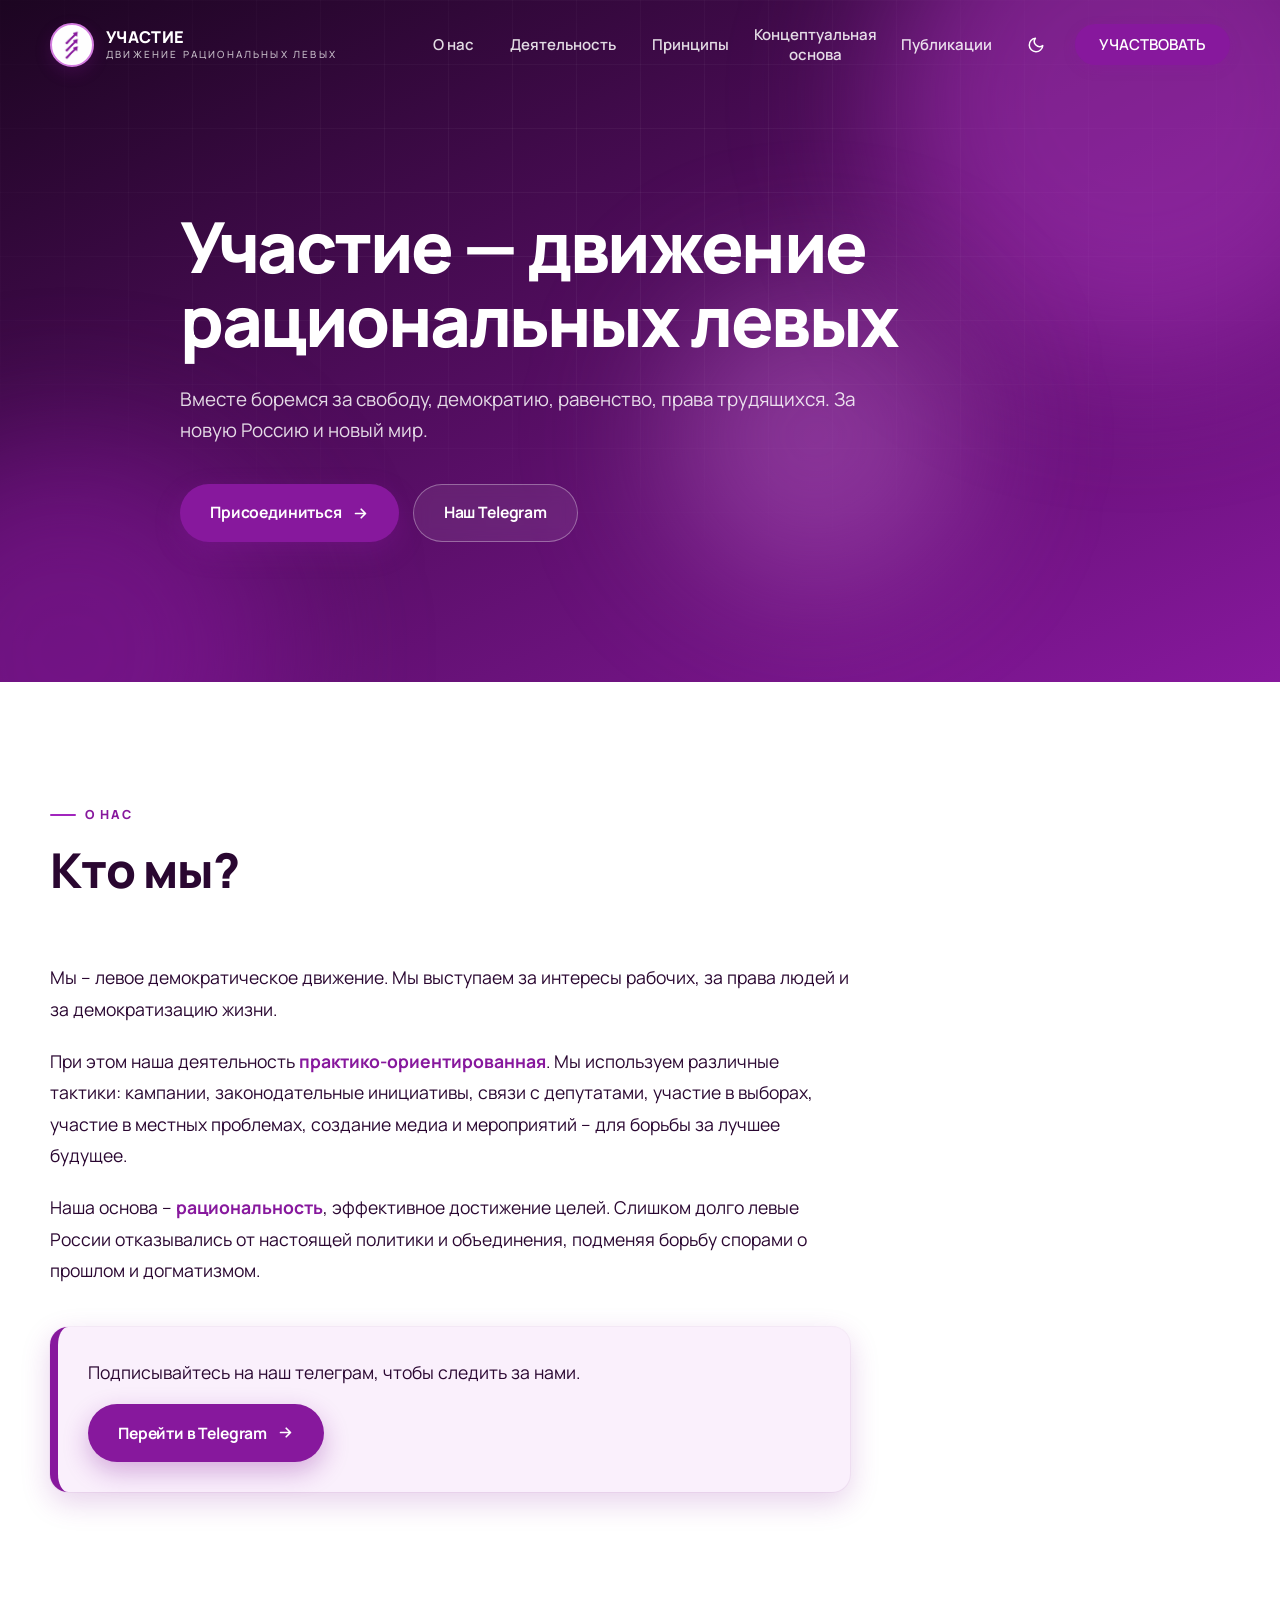
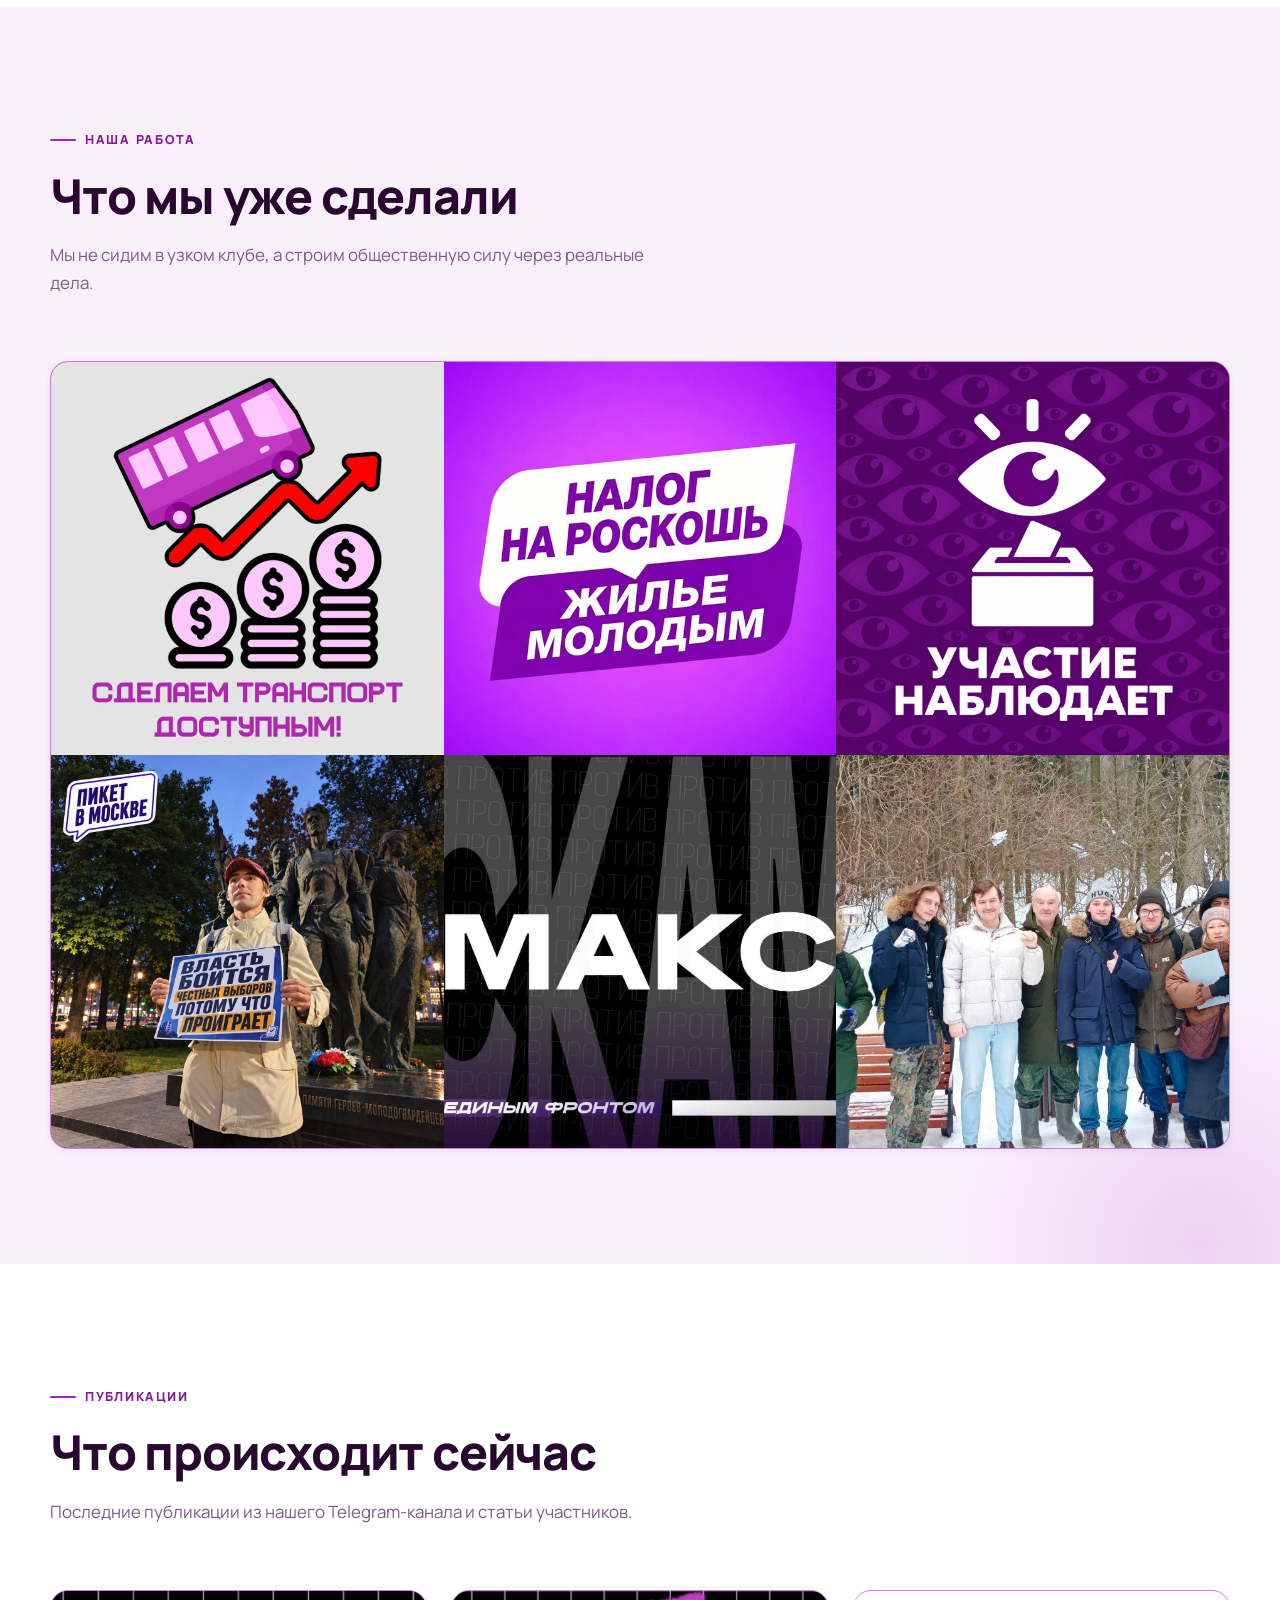
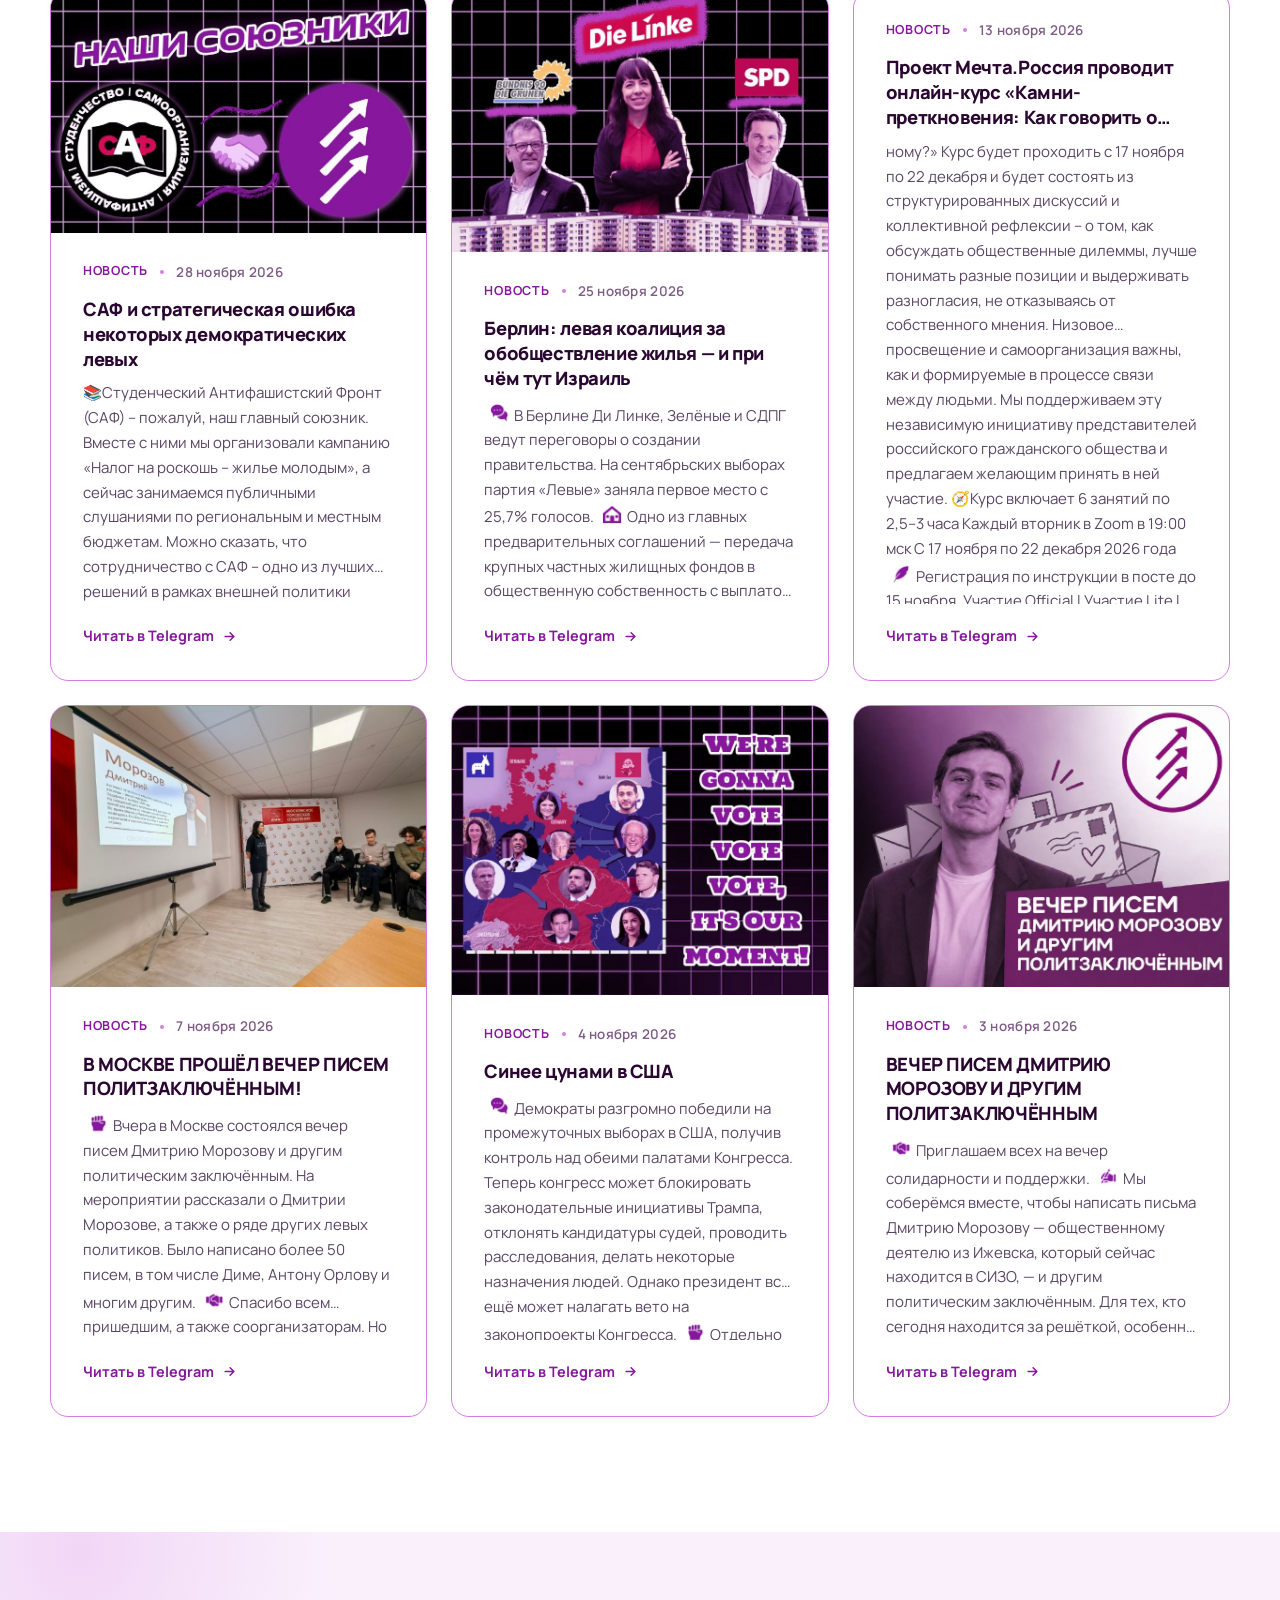
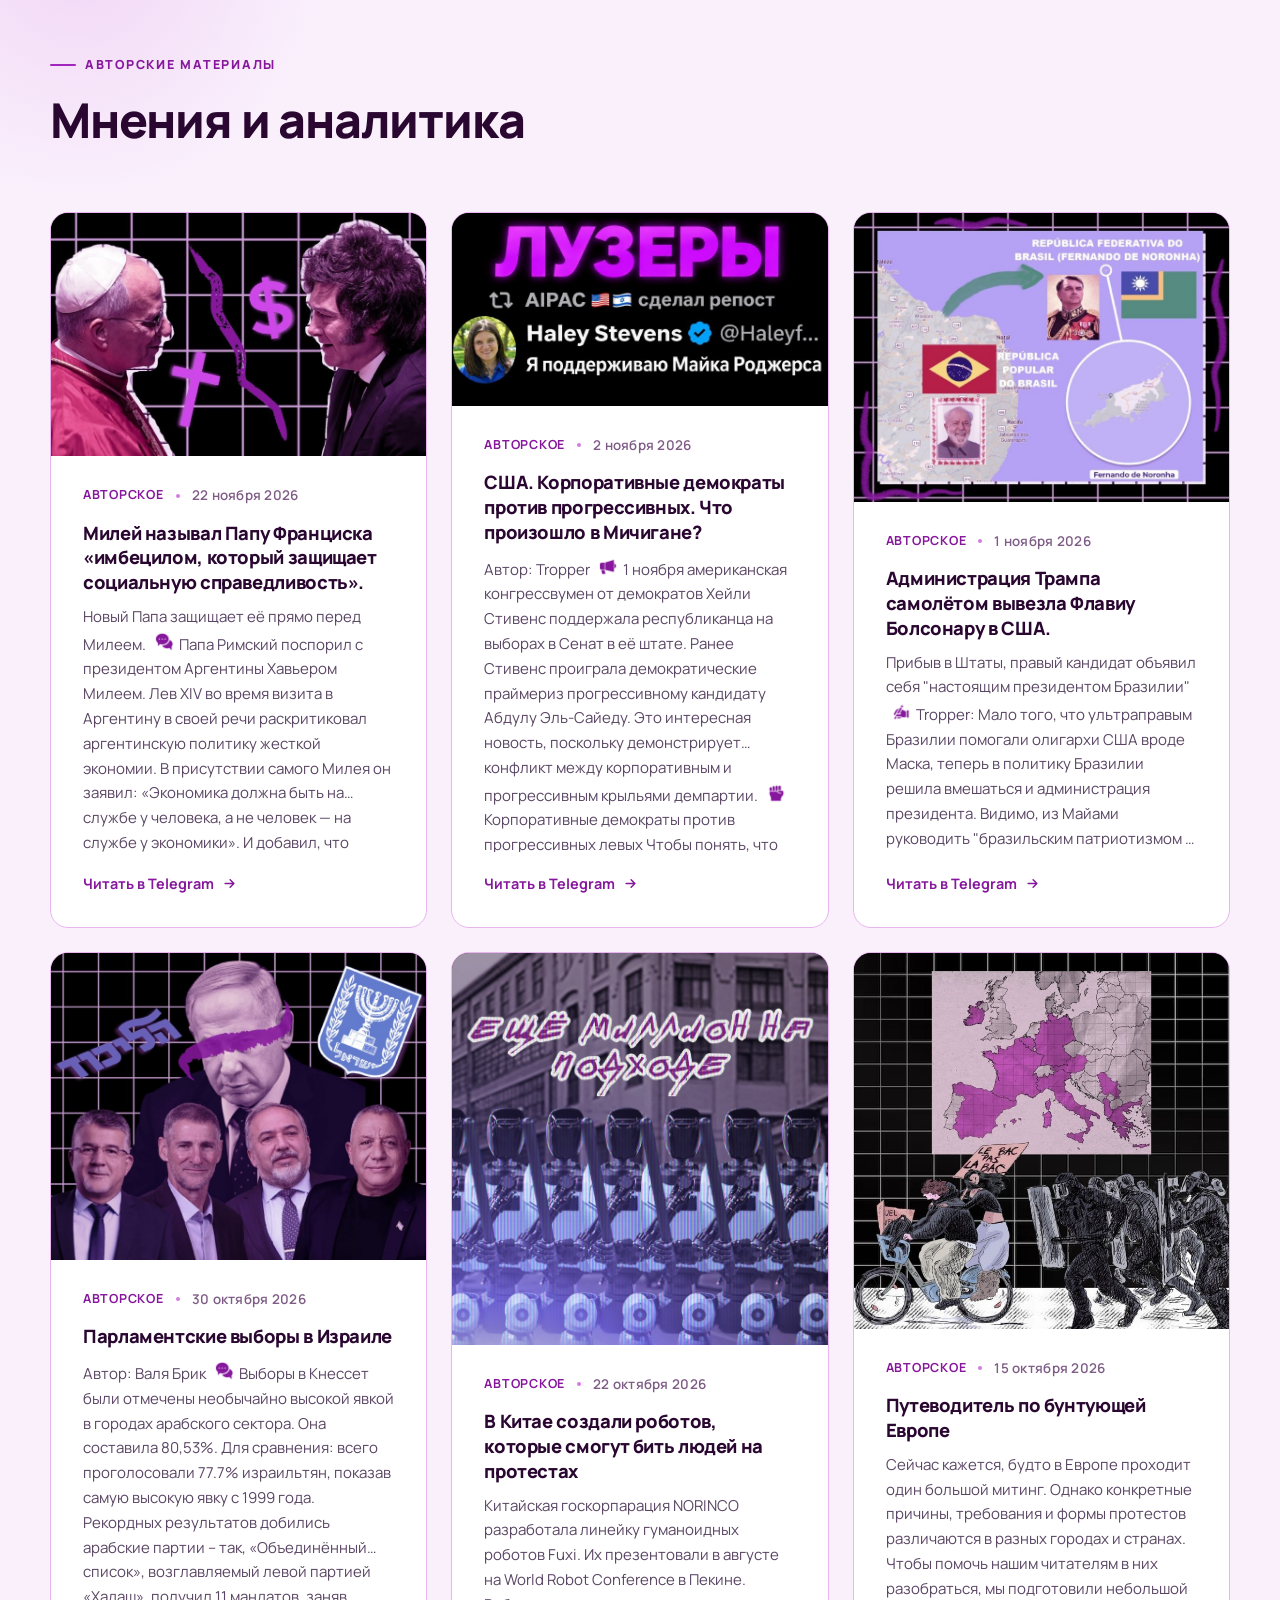
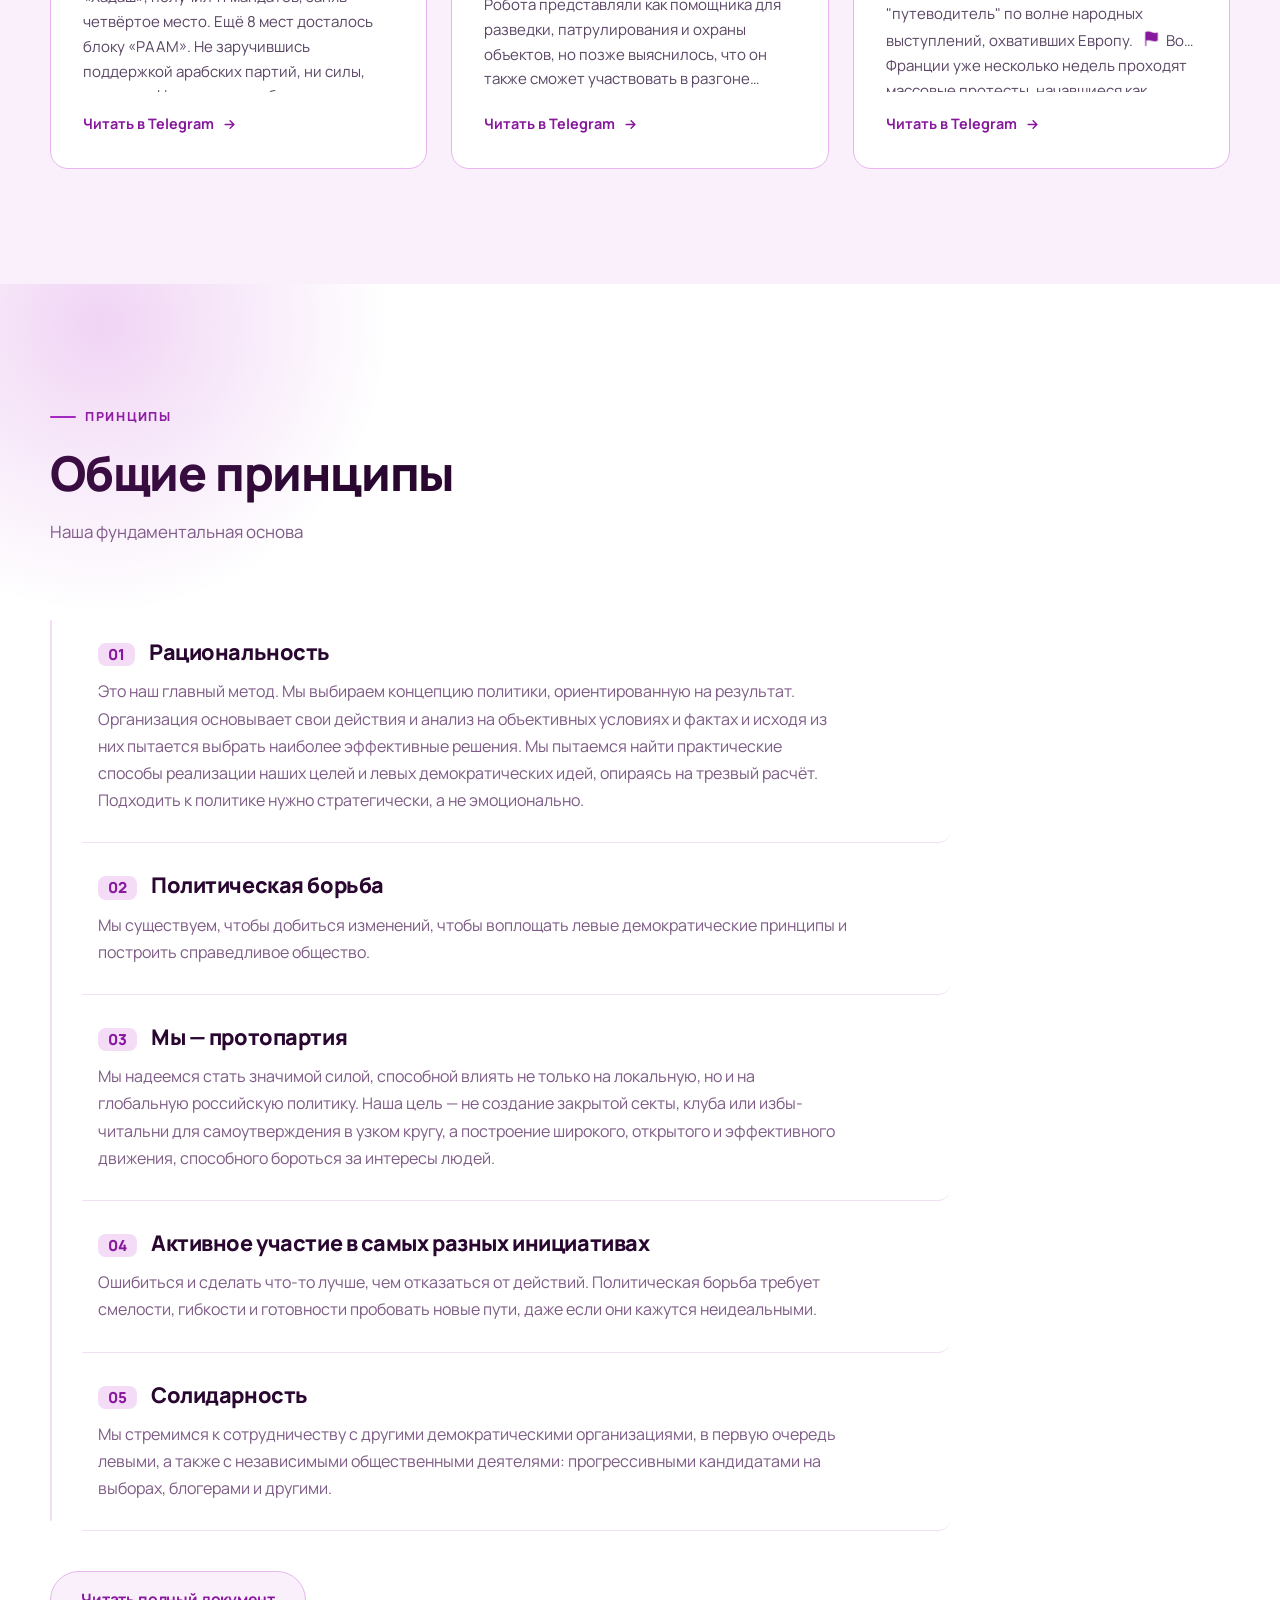
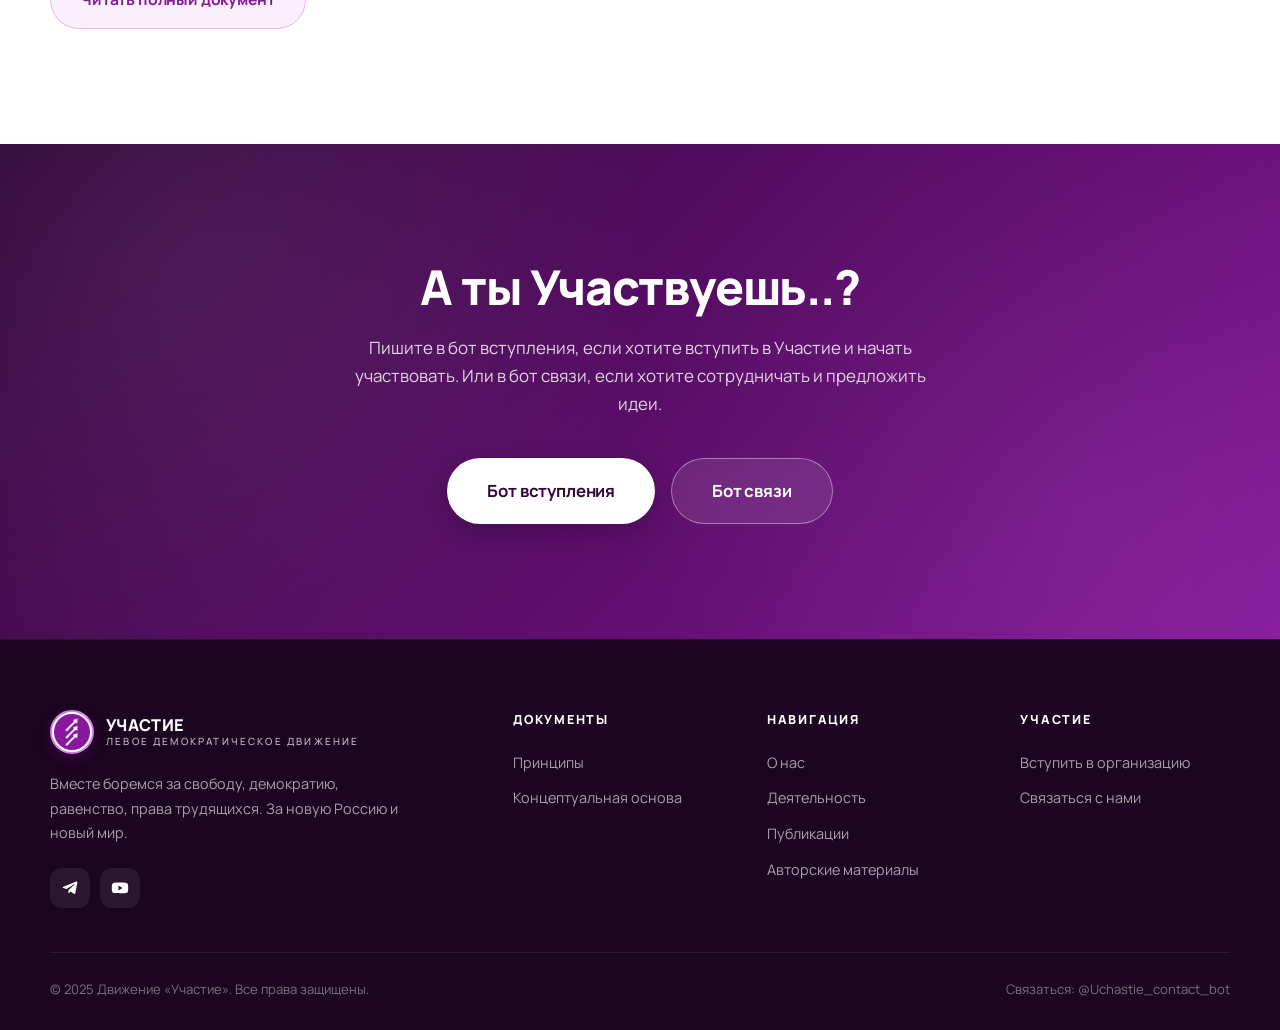
<file: index.html>
<!DOCTYPE html>
<html lang="ru">
<head>
<meta charset="UTF-8">
<meta name="viewport" content="width=device-width, initial-scale=1">
<!-- Скрипт темы -->
<script>
  (function() {
    try {
      var stored = localStorage.getItem('theme');
      var prefersDark = window.matchMedia && window.matchMedia('(prefers-color-scheme: dark)').matches;
      var theme = stored || (prefersDark ? 'dark' : 'light');
      document.documentElement.setAttribute('data-theme', theme);
    } catch (e) {
      document.documentElement.setAttribute('data-theme', 'light');
    }
  })();
</script>
<title>Участие — движение рациональных левых</title>
<meta name="description" content="Вместе боремся за свободу, демократию, равенство, права трудящихся. За новую Россию и новый мир.">
<link rel="preconnect" href="https://fonts.googleapis.com">
<link rel="preconnect" href="https://fonts.gstatic.com" crossorigin>
<link href="https://fonts.googleapis.com/css2?family=Manrope:wght@400;500;600;700;800&display=swap" rel="stylesheet">
<link rel="icon" type="image/png" sizes="32x32" href="favicon-32x32.png">
<link rel="icon" type="image/png" sizes="16x16" href="favicon-16x16.png">
<link rel="apple-touch-icon" sizes="180x180" href="apple-touch-icon.png">
<link rel="stylesheet" href="style.css">
</head>
<body>

<!-- ================= HEADER ================= -->
<header class="site-header" id="header">
  <div class="container header-inner">
    <a href="#top" class="logo">
      <img src="logo.png" alt="Логотип «Участие»" class="logo-img">
      <span class="logo-text">Участие<span>Движение рациональных левых</span></span>
    </a>

    <nav class="nav" id="nav">
      <a href="#about">О нас</a>
      <a href="#initiatives">Деятельность</a>
      <a href="printsipy.html">Принципы</a>
      <a href="concept.html" class="nav-long">Концептуальная основа</a>
      <a href="#news">Публикации</a>
      
      <button class="theme-toggle" id="themeToggle" type="button" aria-label="Переключить тему" aria-pressed="false">
        <svg class="icon-moon" viewBox="0 0 24 24" fill="none" stroke="currentColor" stroke-width="2" stroke-linecap="round" stroke-linejoin="round">
          <path d="M21 12.79A9 9 0 1 1 11.21 3 7 7 0 0 0 21 12.79z"/>
        </svg>
        <svg class="icon-sun" viewBox="0 0 24 24" fill="none" stroke="currentColor" stroke-width="2" stroke-linecap="round" stroke-linejoin="round">
          <circle cx="12" cy="12" r="4"/>
          <path d="M12 2v2M12 20v2M4.93 4.93l1.41 1.41M17.66 17.66l1.41 1.41M2 12h2M20 12h2M4.93 19.07l1.41-1.41M17.66 6.34l1.41-1.41"/>
        </svg>
        <span class="theme-toggle-text">Тёмная тема</span>
      </button>

      <!-- Кнопка в шапке -->
      <a href="#join" class="nav-cta">УЧАСТВОВАТЬ</a>
    </nav>

    <button class="burger" id="burger" aria-label="Открыть меню" aria-expanded="false">
      <span></span><span></span><span></span>
    </button>
  </div>
</header>

<main id="top">

<!-- ================= HERO ================= -->
<section class="hero reveal">
  <div class="orb orb-1"></div>
  <div class="orb orb-2"></div>
  <div class="orb orb-3"></div>

  <div class="container hero-inner">
    <h1>Участие — движение рациональных левых</h1>
    <p class="hero-sub">
      Вместе боремся за свободу, демократию, равенство, права трудящихся. За новую Россию и новый мир.
    </p>

    <div class="hero-actions">
      <!-- Главная кнопка теперь ведет к #join -->
      <a href="#join" class="btn btn-primary">
        Присоединиться
        <svg width="17" height="17" viewBox="0 0 24 24" fill="none" stroke="currentColor" stroke-width="2.4" stroke-linecap="round" stroke-linejoin="round"><path d="M5 12h14M13 6l6 6-6 6"/></svg>
      </a>
      <a href="https://t.me/uchastie_official" class="btn btn-ghost">Наш Telegram</a>
    </div>
  </div>
</section>

<!-- ================= ABOUT ================= -->
<section class="section about-section reveal" id="about">
  <div class="container">
    <div class="section-head">
      <span class="eyebrow">О нас</span>
      <h2 class="title">Кто мы?</h2>
    </div>
    
    <div class="about-content">
      <p>Мы – левое демократическое движение. Мы выступаем за интересы рабочих, за права людей и за демократизацию жизни.</p>
      <p>При этом наша деятельность <strong>практико-ориентированная</strong>. Мы используем различные тактики: кампании, законодательные инициативы, связи с депутатами, участие в выборах, участие в местных проблемах, создание медиа и мероприятий – для борьбы за лучшее будущее.</p>
      <p>Наша основа – <strong>рациональность</strong>, эффективное достижение целей. Слишком долго левые России отказывались от настоящей политики и объединения, подменяя борьбу спорами о прошлом и догматизмом.</p>
      
      <div class="about-cta">
        <p>Подписывайтесь на наш телеграм, чтобы следить за нами.</p>
        <a href="https://t.me/uchastie_official" class="btn btn-primary" style="margin-top: 15px;">
          Перейти в Telegram
          <svg width="17" height="17" viewBox="0 0 24 24" fill="none" stroke="currentColor" stroke-width="2.4" stroke-linecap="round" stroke-linejoin="round"><path d="M5 12h14M13 6l6 6-6 6"/></svg>
        </a>
      </div>
    </div>
  </div>
</section>

<!-- ================= INITIATIVES ================= -->
<section class="section initiatives reveal" id="initiatives">
  <div class="container">
    <div class="section-head">
      <span class="eyebrow">Наша работа</span>
      <h2 class="title">Что мы уже сделали</h2>
      <p class="lead">Мы не сидим в узком клубе, а строим общественную силу через реальные дела.</p>
    </div>

    <div class="initiatives-grid">
      <a class="initiative-item" href="https://t.me/uchastie_official/72" target="_blank" rel="noopener" aria-label="Доступный транспорт — читать в Telegram">
        <div class="initiative-thumb">
          <img src="transport.jpg" alt="" onerror="this.style.display='none'; this.parentElement.querySelector('.initiative-placeholder').style.display='flex';">
          <div class="initiative-placeholder" style="display:none;">🚌</div>
        </div>
        <div class="initiative-content">
          <div class="news-meta"><span>Кампания</span></div>
          <h3>Доступный транспорт</h3>
          <p>Подняли тему грабительских цен на проезд в Петербурге. Поддержали активных молодых петербуржцев и показали общественный запрос на то, чтобы город работал на человека.</p>
          <span class="news-link">Читать в Telegram <svg width="15" height="15" viewBox="0 0 24 24" fill="none" stroke="currentColor" stroke-width="2.4" stroke-linecap="round" stroke-linejoin="round"><path d="M5 12h14M13 6l6 6-6 6"/></svg></span>
        </div>
      </a>

      <a class="initiative-item" href="https://t.me/luxury_tax_2026" target="_blank" rel="noopener" aria-label="Налог на роскошь — читать в Telegram">
        <div class="initiative-thumb">
          <img src="nolog_logo.png" alt="" onerror="this.style.display='none'; this.parentElement.querySelector('.initiative-placeholder').style.display='flex';">
          <div class="initiative-placeholder" style="display:none;">🏦</div>
        </div>
        <div class="initiative-content">
          <div class="news-meta"><span>Кампания</span></div>
          <h3>Налог на роскошь</h3>
          <p>Федеральная кампания ради жилья для молодых. Поддержка десятков кандидатов от КПРФ, «Яблока» и «Зелёных», победа на дебатах, эфиры на «Живом Гвозде» и «Авроре», штабы в 10 регионах.</p>
          <span class="news-link">Читать в Telegram <svg width="15" height="15" viewBox="0 0 24 24" fill="none" stroke="currentColor" stroke-width="2.4" stroke-linecap="round" stroke-linejoin="round"><path d="M5 12h14M13 6l6 6-6 6"/></svg></span>
        </div>
      </a>

      <a class="initiative-item" href="https://t.me/uchastie_official/229" target="_blank" rel="noopener" aria-label="Наблюдатели и поддержка — читать в Telegram">
        <div class="initiative-thumb">
          <img src="nbaludatel.jpg" alt="" onerror="this.style.display='none'; this.parentElement.querySelector('.initiative-placeholder').style.display='flex';">
          <div class="initiative-placeholder" style="display:none;">✉️</div>
        </div>
        <div class="initiative-content">
          <div class="news-meta"><span>Выборы</span></div>
          <h3>Наблюдатели и поддержка</h3>
          <p>Поддержали прогрессивных кандидатов, призвали всех голосовать, а сами пошли в наблюдатели. Столкнулись с давлением, но защищали голос народа.</p>
          <span class="news-link">Читать в Telegram <svg width="15" height="15" viewBox="0 0 24 24" fill="none" stroke="currentColor" stroke-width="2.4" stroke-linecap="round" stroke-linejoin="round"><path d="M5 12h14M13 6l6 6-6 6"/></svg></span>
        </div>
      </a>

      <a class="initiative-item" href="https://t.me/uchastie_official/179" target="_blank" rel="noopener" aria-label="Пикеты и обращения — читать в Telegram">
        <div class="initiative-thumb">
          <img src="picet.jpg" alt="" onerror="this.style.display='none'; this.parentElement.querySelector('.initiative-placeholder').style.display='flex';">
          <div class="initiative-placeholder" style="display:none;">❌</div>
        </div>
        <div class="initiative-content">
          <div class="news-meta"><span>Улица</span></div>
          <h3>Пикеты и обращения</h3>
          <p>Провели одиночные пикеты в 5 городах (в Ижевске — 7 раз). Массовая подача 500 писем помогла добиться, чтобы депутаты приняли наше обращение.</p>
          <span class="news-link">Читать в Telegram <svg width="15" height="15" viewBox="0 0 24 24" fill="none" stroke="currentColor" stroke-width="2.4" stroke-linecap="round" stroke-linejoin="round"><path d="M5 12h14M13 6l6 6-6 6"/></svg></span>
        </div>
      </a>

      <a class="initiative-item" href="https://t.me/uchastie_official/130" target="_blank" rel="noopener" aria-label="Против мессенджера МАХ — читать в Telegram">
        <div class="initiative-thumb">
          <img src="max.jpg" alt="" onerror="this.style.display='none'; this.parentElement.querySelector('.initiative-placeholder').style.display='flex';">
          <div class="initiative-placeholder" style="display:none;">🏴‍☠️</div>
        </div>
        <div class="initiative-content">
          <div class="news-meta"><span>Борьба</span></div>
          <h3>Против мессенджера МАХ</h3>
          <p>Вместе с САФ и другими движениями стоим фронтом против навязывания студентам мессенджера МАХ. Дали студентам чёткий план, как отказываться от него в вузах.</p>
          <span class="news-link">Читать в Telegram <svg width="15" height="15" viewBox="0 0 24 24" fill="none" stroke="currentColor" stroke-width="2.4" stroke-linecap="round" stroke-linejoin="round"><path d="M5 12h14M13 6l6 6-6 6"/></svg></span>
        </div>
      </a>

      <a class="initiative-item" href="https://t.me/uchastie_official/63" target="_blank" rel="noopener" aria-label="Защита Битцевского леса — читать в Telegram">
        <div class="initiative-thumb">
          <img src="eco.jpg" alt="" onerror="this.style.display='none'; this.parentElement.querySelector('.initiative-placeholder').style.display='flex';">
          <div class="initiative-placeholder" style="display:none;">🌱</div>
        </div>
        <div class="initiative-content">
          <div class="news-meta"><span>Экология</span></div>
          <h3>Защита Битцевского леса</h3>
          <p>Выступили против лыжероллерной трассы. Нашли союзников среди столичных экологистов, с которыми будем осваивать институт общественных инспекторов.</p>
          <span class="news-link">Читать в Telegram <svg width="15" height="15" viewBox="0 0 24 24" fill="none" stroke="currentColor" stroke-width="2.4" stroke-linecap="round" stroke-linejoin="round"><path d="M5 12h14M13 6l6 6-6 6"/></svg></span>
        </div>
      </a>
    </div>
  </div>
</section>

<!-- ================= NEWS ================= -->
<section class="section reveal" id="news">
  <div class="container">
    <div class="section-head">
      <span class="eyebrow">Публикации</span>
      <h2 class="title">Что происходит сейчас</h2>
      <p class="lead">Последние публикации из нашего Telegram-канала и статьи участников.</p>
    </div>
    <div class="news-grid" id="newsGrid"></div>
    <p id="newsLoading" class="loading-text">Загружаем новости…</p>
  </div>
</section>

<!-- ================= AUTHORS ================= -->
<section class="section authors reveal" id="authors">
  <div class="container">
    <div class="section-head">
      <span class="eyebrow">Авторские материалы</span>
      <h2 class="title">Мнения и аналитика</h2>
    </div>
    <div class="news-grid" id="authorsGrid"></div>
    <p id="authorsLoading" class="loading-text">Загружаем материалы…</p>
  </div>
</section>

<!-- ================= VALUES ================= -->
<section class="section values reveal" id="values">
  <div class="container">
    <div class="section-head">
      <span class="eyebrow">Принципы</span>
      <h2 class="title">Общие принципы</h2>
      <p class="lead">Наша фундаментальная основа</p>
    </div>

    <div class="value-list">
      <div class="value-item">
        <div class="value-header"><div class="value-num">01</div><h4>Рациональность</h4></div>
        <div class="value-desc">Это наш главный метод. Мы выбираем концепцию политики, ориентированную на результат. Организация основывает свои действия и анализ на объективных условиях и фактах и исходя из них пытается выбрать наиболее эффективные решения. Мы пытаемся найти практические способы реализации наших целей и левых демократических идей, опираясь на трезвый расчёт. Подходить к политике нужно стратегически, а не эмоционально.</div>
      </div>
      <div class="value-item">
        <div class="value-header"><div class="value-num">02</div><h4>Политическая борьба</h4></div>
        <div class="value-desc">Мы существуем, чтобы добиться изменений, чтобы воплощать левые демократические принципы и построить справедливое общество.</div>
      </div>
      <div class="value-item">
        <div class="value-header"><div class="value-num">03</div><h4>Мы — протопартия</h4></div>
        <div class="value-desc">Мы надеемся стать значимой силой, способной влиять не только на локальную, но и на глобальную российскую политику. Наша цель — не создание закрытой секты, клуба или избы-читальни для самоутверждения в узком кругу, а построение широкого, открытого и эффективного движения, способного бороться за интересы людей.</div>
      </div>
      <div class="value-item">
        <div class="value-header"><div class="value-num">04</div><h4>Активное участие в самых разных инициативах</h4></div>
        <div class="value-desc">Ошибиться и сделать что-то лучше, чем отказаться от действий. Политическая борьба требует смелости, гибкости и готовности пробовать новые пути, даже если они кажутся неидеальными.</div>
      </div>
      <div class="value-item">
        <div class="value-header"><div class="value-num">05</div><h4>Солидарность</h4></div>
        <div class="value-desc">Мы стремимся к сотрудничеству с другими демократическими организациями, в первую очередь левыми, а также с независимыми общественными деятелями: прогрессивными кандидатами на выборах, блогерами и другими.</div>
      </div>
    </div>
    
    <div style="margin-top: 40px;">
      <a href="printsipy.html" class="btn btn-soft">Читать полный документ</a>
    </div>
  </div>
</section>

<!-- ================= JOIN ================= -->
<section class="section join-cta reveal" id="join">
  <div class="container join-cta-inner">
    <h2 class="title">А ты Участвуешь..?</h2>
    <p class="lead">Пишите в бот вступления, если хотите вступить в Участие и начать участвовать. Или в бот связи, если хотите сотрудничать и предложить идеи.</p>
    
    <div class="join-cta-actions">
      <a href="https://t.me/Uchastie_join_bot" class="btn btn-primary">Бот вступления</a>
      <a href="https://t.me/Uchastie_contact_bot" class="btn btn-ghost">Бот связи</a>
    </div>
  </div>
</section>

</main>

<!-- ================= FOOTER ================= -->
<footer class="footer">
  <div class="container">
    <div class="footer-top">
      <div class="footer-brand">
        <a href="#top" class="logo">
          <img src="logo_inv.jpg" alt="Логотип «Участие»" class="logo-img">
          <span class="logo-text">Участие<span>Левое демократическое движение</span></span>
        </a>
        <p class="footer-about">Вместе боремся за свободу, демократию, равенство, права трудящихся. За новую Россию и новый мир.</p>
        <div class="socials">
          <a href="https://t.me/uchastie_official" aria-label="Telegram">
            <svg viewBox="0 0 24 24" fill="currentColor"><path d="M21.9 4.3 19 19.1c-.2 1-.8 1.2-1.6.8l-4.5-3.3-2.2 2.1c-.2.2-.4.4-.9.4l.3-4.6 8.4-7.6c.4-.3-.1-.5-.6-.2L7.5 13.3 3 11.9c-1-.3-1-1 .2-1.5L20.4 3.4c.8-.3 1.6.2 1.5.9Z"/></svg>
          </a>
          <a href="https://youtube.com/channel/UCxE_W3-qn47tEtIrJo8GdoA?si=vG24kawbLqkXSO-W" aria-label="YouTube">
            <svg viewBox="0 0 24 24" fill="currentColor"><path d="M22.5 7.2a2.8 2.8 0 0 0-2-2C18.8 4.8 12 4.8 12 4.8s-6.8 0-8.5.4a2.8 2.8 0 0 0-2 2A29 29 0 0 0 1 12a29 29 0 0 0 .5 4.8 2.8 2.8 0 0 0 2 2c1.7.4 8.5.4 8.5.4s6.8 0 8.5-.4a2.8 2.8 0 0 0 2-2A29 29 0 0 0 23 12a29 29 0 0 0-.5-4.8ZM9.9 15.2V8.8L15.4 12l-5.5 3.2Z"/></svg>
          </a>
        </div>
      </div>

      <div>
        <h5>Документы</h5>
        <ul>
          <li><a href="printsipy.html">Принципы</a></li>
          <li><a href="concept.html">Концептуальная основа</a></li>
        </ul>
      </div>

      <div>
        <h5>Навигация</h5>
        <ul>
          <li><a href="#about">О нас</a></li>
          <li><a href="#initiatives">Деятельность</a></li>
          <li><a href="#news">Публикации</a></li>
          <li><a href="#authors">Авторские материалы</a></li>
        </ul>
      </div>

      <div>
        <h5>Участие</h5>
        <ul>
          <li><a href="https://t.me/Uchastie_join_bot">Вступить в организацию</a></li>
          <li><a href="https://t.me/Uchastie_contact_bot">Связаться с нами</a></li>
        </ul>
      </div>
    </div>

    <div class="footer-bottom">
      <span>© 2025 Движение «Участие». Все права защищены.</span>
      <span>Связаться: <a href="https://t.me/Uchastie_contact_bot">@Uchastie_contact_bot</a></span>
    </div>
  </div>
</footer>

<script src="app.js"></script>
<!-- Переключатель темы -->
<script>
  (function() {
    var root = document.documentElement;
    var btn = document.getElementById('themeToggle');
    if (!btn) return;
    var label = btn.querySelector('.theme-toggle-text');

    function sync() {
      var isDark = root.getAttribute('data-theme') === 'dark';
      btn.setAttribute('aria-pressed', isDark ? 'true' : 'false');
      btn.setAttribute('aria-label', isDark ? 'Включить светлую тему' : 'Включить тёмную тему');
      if (label) label.textContent = isDark ? 'Светлая тема' : 'Тёмная тема';
    }

    sync();

    btn.addEventListener('click', function() {
      var next = root.getAttribute('data-theme') === 'dark' ? 'light' : 'dark';
      root.setAttribute('data-theme', next);
      try { localStorage.setItem('theme', next); } catch (e) {}
      sync();
    });
  })();
</script>
</body>
</html>
</file>
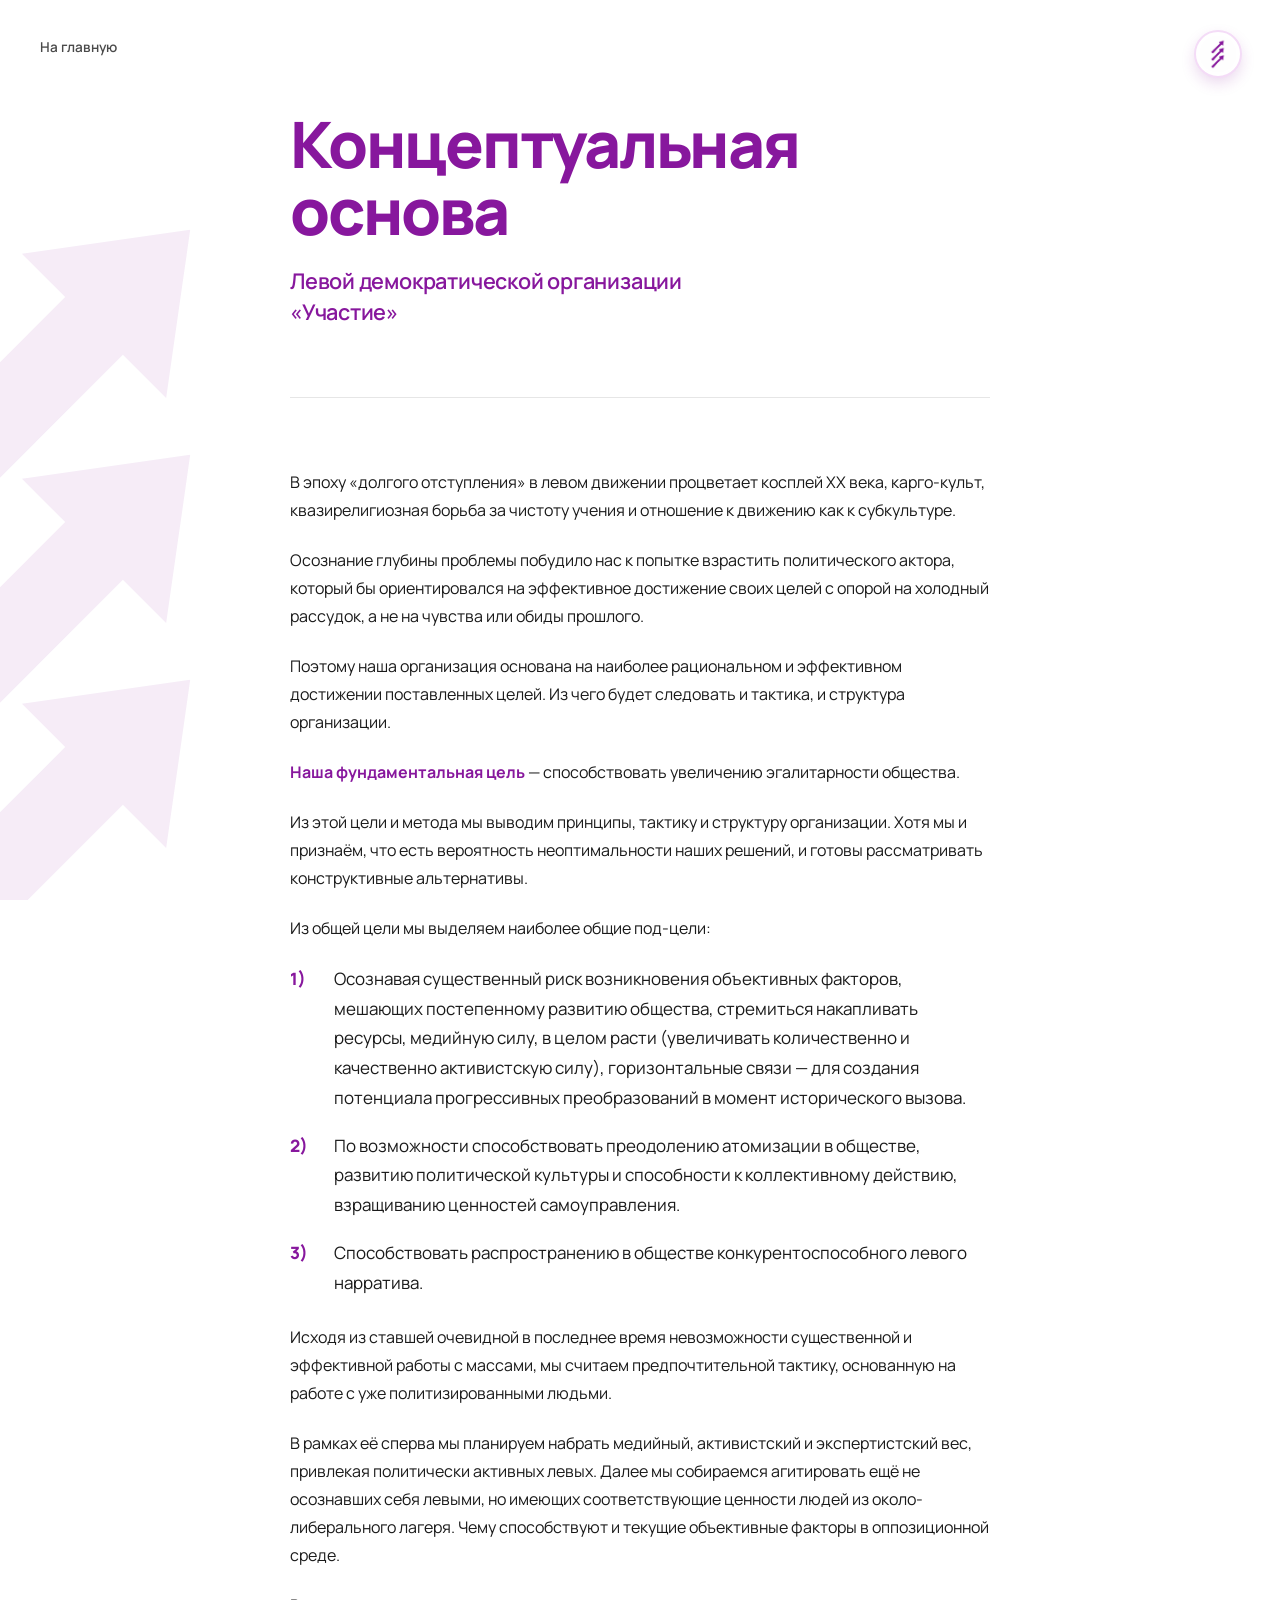
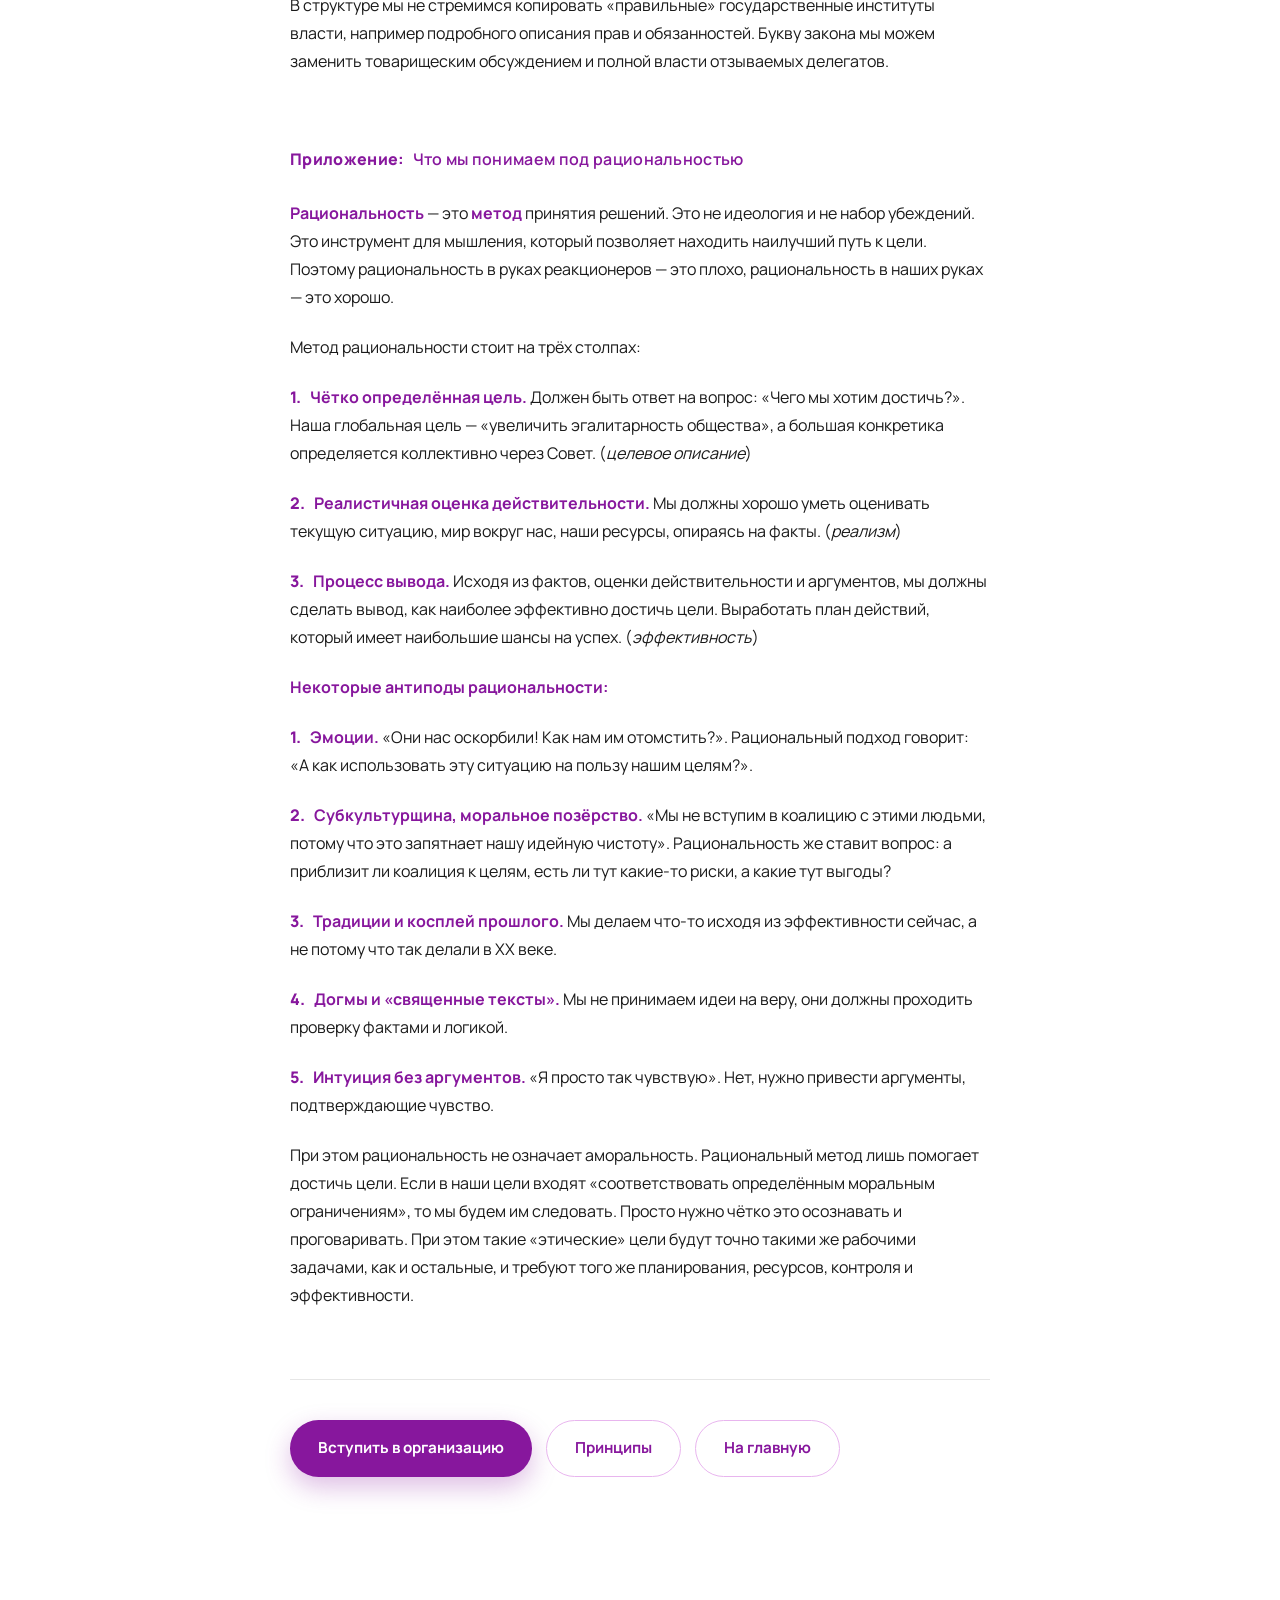
<file: concept.html>
<!DOCTYPE html>
<html lang="ru">
<head>
<meta charset="UTF-8">
<meta name="viewport" content="width=device-width, initial-scale=1">
<link rel="icon" type="image/png" sizes="32x32" href="favicon-32x32.png">
<link rel="icon" type="image/png" sizes="16x16" href="favicon-16x16.png">
<link rel="apple-touch-icon" sizes="180x180" href="apple-touch-icon.png">
<title>Концептуальная основа — Левая демократическая организация «Участие»</title>
<meta name="description" content="Концептуальная основа Левой демократической организации «Участие».">
<link rel="preconnect" href="https://fonts.googleapis.com">
<link rel="preconnect" href="https://fonts.gstatic.com" crossorigin>
<link href="https://fonts.googleapis.com/css2?family=Manrope:wght@400;500;600;700;800&display=swap" rel="stylesheet">
<style>
:root{
  --purple:#87179D;
  --purple-dark:#4F0F5D;
  --ink:#1a1a1a;
  --muted:#4a4a4a;
  --line:#e6e6e6;
}
*{margin:0;padding:0;box-sizing:border-box}
html{scroll-behavior:smooth}
body{
  font-family:'Manrope',-apple-system,system-ui,'Segoe UI',Roboto,sans-serif;
  color:var(--ink);
  background:#fff;
  line-height:1.75;
  font-size:17px;
  -webkit-font-smoothing:antialiased;
  overflow-x:hidden;
  position:relative;
}
a{text-decoration:none;color:inherit}

/* ---------- ФОНОВЫЕ СТРЕЛКИ (слева, столбиком) ---------- */
.bg-arrows{
  position:fixed;
  inset:0;
  pointer-events:none;
  z-index:0;
  overflow:hidden;
}
.bg-arrows svg{
  position:absolute;
  color:var(--purple);
  display:block;
}
.bg-arrows .bg-1{
  width:340px;height:340px;
  top:20%;left:-100px;
  transform:rotate(45deg);
  opacity:.08;
}
.bg-arrows .bg-2{
  width:340px;height:340px;
  top:45%;left:-100px;
  transform:rotate(45deg);
  opacity:.08;
}
.bg-arrows .bg-3{
  width:340px;height:340px;
  top:70%;left:-100px;
  transform:rotate(45deg);
  opacity:.08;
}

/* ---------- Верхняя навигация ---------- */
.top-back{
  position:absolute;
  top:36px;left:40px;
  display:inline-flex;align-items:center;gap:8px;
  font-size:.85rem;font-weight:600;
  color:var(--muted);
  transition:color .25s;
  z-index:5;
}
.top-back:hover{color:var(--purple)}
.top-logo{
  position:absolute;
  top:32px;right:40px;
  width:44px;height:44px;
  border-radius:50%;
  object-fit:cover;
  border:2px solid #fff;
  padding:2px;
  background:#fff;
  box-shadow:0 0 0 2px #F4DCF7, 0 6px 16px rgba(135,23,157,.20);
  z-index:5;
}

/* ---------- Документ ---------- */
.document{
  max-width:820px;
  margin:0 auto;
  padding:110px 60px 140px;
  position:relative;
  z-index:1;
}

/* ---------- Титул ---------- */
.title-block{
  position:relative;
  z-index:2;
  padding-bottom:70px;
  border-bottom:1px solid var(--line);
  margin-bottom:70px;
}
.title-block h1{
  font-size:clamp(2.4rem,6vw,4rem);
  line-height:1.05;
  letter-spacing:-.035em;
  font-weight:800;
  color:var(--purple);
  margin-bottom:22px;
}
.title-block .subtitle{
  font-size:clamp(1.1rem,2vw,1.35rem);
  font-weight:600;
  color:var(--purple);
  letter-spacing:-.01em;
  line-height:1.4;
  max-width:30ch;
}

/* ---------- Секции ---------- */
.section-label{
  display:block;
  font-size:1rem;
  font-weight:800;
  color:var(--purple);
  letter-spacing:.02em;
  margin-bottom:26px;
}
.section-label span{
  color:var(--purple);
  font-weight:600;
  margin-left:8px;
}

.principles{
  margin-bottom:70px;
}
.principles:last-of-type{margin-bottom:40px}

.principles p{
  margin-bottom:22px;
  color:var(--ink);
  font-size:1rem;
  line-height:1.75;
}
.principles p .num{
  color:var(--purple);
  font-weight:800;
  margin-right:6px;
}
.principles p .name{
  font-weight:700;
  color:var(--purple);
}
.principles p strong{
  color:var(--purple);
  font-weight:700;
}

/* Список под-целей */
.subgoals{
  list-style:none;
  margin:10px 0 26px 0;
  display:flex;
  flex-direction:column;
  gap:18px;
}
.subgoals li{
  display:flex;
  gap:16px;
  align-items:flex-start;
}
.subgoals .num{
  color:var(--purple);
  font-weight:800;
  min-width:28px;
  flex:none;
}

/* ---------- Кнопки ---------- */
.actions{
  margin-top:70px;
  padding-top:40px;
  border-top:1px solid var(--line);
  display:flex;
  gap:14px;
  flex-wrap:wrap;
}
.btn{
  display:inline-flex;align-items:center;justify-content:center;
  padding:14px 28px;border-radius:100px;border:none;cursor:pointer;
  font-weight:700;font-size:.95rem;
  transition:transform .25s cubic-bezier(.22,.8,.3,1),
             box-shadow .25s cubic-bezier(.22,.8,.3,1),
             background .25s,color .25s;
}
.btn-primary{
  background:var(--purple);color:#fff;
  box-shadow:0 10px 26px rgba(135,23,157,.28);
}
.btn-primary:hover{
  background:var(--purple-dark);
  transform:translateY(-2px);
  box-shadow:0 16px 34px rgba(135,23,157,.36);
}
.btn-outline{
  background:#fff;color:var(--purple);
  border:1.5px solid #E8B5EE;
}
.btn-outline:hover{
  background:#FAF0FC;
  border-color:#D47DE0;
  transform:translateY(-2px);
}

/* ---------- Мобильные ---------- */
@media (max-width:760px){
  .document{padding:110px 28px 100px}
  .top-back{top:26px;left:20px;font-size:.78rem}
  .top-logo{top:22px;right:20px;width:38px;height:38px}
  .title-block{padding-bottom:56px;margin-bottom:56px}
  .title-block .subtitle{max-width:none}
  .principles{margin-bottom:56px}
  .principles p{font-size:.96rem}
  .actions .btn{width:100%}

  .bg-arrows .bg-1{width:220px;height:220px;top:22%;left:-70px}
  .bg-arrows .bg-2{width:220px;height:220px;top:46%;left:-70px}
  .bg-arrows .bg-3{width:220px;height:220px;top:70%;left:-70px}
}
@media (max-width:480px){
  .document{padding-top:100px}

  .bg-arrows .bg-1{width:160px;height:160px;left:-50px}
  .bg-arrows .bg-2{width:160px;height:160px;left:-50px}
  .bg-arrows .bg-3{width:160px;height:160px;left:-50px}
}
</style>
</head>
<body>

<!-- ============ ФОН: ТРИ СТРЕЛКИ СЛЕВА ============ -->
<div class="bg-arrows" aria-hidden="true">
  <svg class="bg-1" viewBox="0 0 60 100" fill="currentColor">
    <path d="M30 0 L60 40 L42 40 L42 100 L18 100 L18 40 L0 40 Z"/>
  </svg>
  <svg class="bg-2" viewBox="0 0 60 100" fill="currentColor">
    <path d="M30 0 L60 40 L42 40 L42 100 L18 100 L18 40 L0 40 Z"/>
  </svg>
  <svg class="bg-3" viewBox="0 0 60 100" fill="currentColor">
    <path d="M30 0 L60 40 L42 40 L42 100 L18 100 L18 40 L0 40 Z"/>
  </svg>
</div>

<a href="index.html" class="top-back">
  На главную
</a>
<img src="logo.png" alt="Участие" class="top-logo">

<main class="document">

  <!-- ============ ТИТУЛ ============ -->
  <header class="title-block">
    <h1>Концептуальная основа</h1>
    <p class="subtitle">Левой демократической организации «Участие»</p>
  </header>

  <!-- ============ ОСНОВНОЙ ТЕКСТ ============ -->
  <section class="principles">

    <p>
      В эпоху «долгого отступления» в левом движении процветает косплей XX века, карго-культ, квазирелигиозная борьба за чистоту учения и отношение к движению как к субкультуре.
    </p>

    <p>
      Осознание глубины проблемы побудило нас к попытке взрастить политического актора, который бы ориентировался на эффективное достижение своих целей с опорой на холодный рассудок, а не на чувства или обиды прошлого.
    </p>

    <p>
      Поэтому наша организация основана на наиболее рациональном и эффективном достижении поставленных целей. Из чего будет следовать и тактика, и структура организации.
    </p>

    <p>
      <span class="name">Наша фундаментальная цель</span> — способствовать увеличению эгалитарности общества.
    </p>

    <p>
      Из этой цели и метода мы выводим принципы, тактику и структуру организации. Хотя мы и признаём, что есть вероятность неоптимальности наших решений, и готовы рассматривать конструктивные альтернативы.
    </p>

    <p>
      Из общей цели мы выделяем наиболее общие под-цели:
    </p>

    <ul class="subgoals">
      <li>
        <span class="num">1)</span>
        <span>Осознавая существенный риск возникновения объективных факторов, мешающих постепенному развитию общества, стремиться накапливать ресурсы, медийную силу, в целом расти (увеличивать количественно и качественно активистскую силу), горизонтальные связи — для создания потенциала прогрессивных преобразований в момент исторического вызова.</span>
      </li>
      <li>
        <span class="num">2)</span>
        <span>По возможности способствовать преодолению атомизации в обществе, развитию политической культуры и способности к коллективному действию, взращиванию ценностей самоуправления.</span>
      </li>
      <li>
        <span class="num">3)</span>
        <span>Способствовать распространению в обществе конкурентоспособного левого нарратива.</span>
      </li>
    </ul>

    <p>
      Исходя из ставшей очевидной в последнее время невозможности существенной и эффективной работы с массами, мы считаем предпочтительной тактику, основанную на работе с уже политизированными людьми.
    </p>

    <p>
      В рамках её сперва мы планируем набрать медийный, активистский и экспертистский вес, привлекая политически активных левых. Далее мы собираемся агитировать ещё не осознавших себя левыми, но имеющих соответствующие ценности людей из около-либерального лагеря. Чему способствуют и текущие объективные факторы в оппозиционной среде.
    </p>

    <p>
      В структуре мы не стремимся копировать «правильные» государственные институты власти, например подробного описания прав и обязанностей. Букву закона мы можем заменить товарищеским обсуждением и полной власти отзываемых делегатов.
    </p>

  </section>

  <!-- ============ ПРИЛОЖЕНИЕ ============ -->
  <section class="principles" aria-labelledby="prilozhenie">
    <span class="section-label" id="prilozhenie">Приложение:<span>Что мы понимаем под рациональностью</span></span>

    <p>
      <span class="name">Рациональность</span> — это <strong>метод</strong> принятия решений. Это не идеология и не набор убеждений. Это инструмент для мышления, который позволяет находить наилучший путь к цели. Поэтому рациональность в руках реакционеров — это плохо, рациональность в наших руках — это хорошо.
    </p>

    <p>
      Метод рациональности стоит на трёх столпах:
    </p>

    <p>
      <span class="num">1.</span>
      <span class="name">Чётко определённая цель.</span>
      Должен быть ответ на вопрос: «Чего мы хотим достичь?». Наша глобальная цель — «увеличить эгалитарность общества», а большая конкретика определяется коллективно через Совет. (<em>целевое описание</em>)
    </p>

    <p>
      <span class="num">2.</span>
      <span class="name">Реалистичная оценка действительности.</span>
      Мы должны хорошо уметь оценивать текущую ситуацию, мир вокруг нас, наши ресурсы, опираясь на факты. (<em>реализм</em>)
    </p>

    <p>
      <span class="num">3.</span>
      <span class="name">Процесс вывода.</span>
      Исходя из фактов, оценки действительности и аргументов, мы должны сделать вывод, как наиболее эффективно достичь цели. Выработать план действий, который имеет наибольшие шансы на успех. (<em>эффективность</em>)
    </p>

    <p>
      <span class="name">Некоторые антиподы рациональности:</span>
    </p>

    <p>
      <span class="num">1.</span>
      <span class="name">Эмоции.</span>
      «Они нас оскорбили! Как нам им отомстить?». Рациональный подход говорит: «А как использовать эту ситуацию на пользу нашим целям?».
    </p>

    <p>
      <span class="num">2.</span>
      <span class="name">Субкультурщина, моральное позёрство.</span>
      «Мы не вступим в коалицию с этими людьми, потому что это запятнает нашу идейную чистоту». Рациональность же ставит вопрос: а приблизит ли коалиция к целям, есть ли тут какие-то риски, а какие тут выгоды?
    </p>

    <p>
      <span class="num">3.</span>
      <span class="name">Традиции и косплей прошлого.</span>
      Мы делаем что-то исходя из эффективности сейчас, а не потому что так делали в XX веке.
    </p>

    <p>
      <span class="num">4.</span>
      <span class="name">Догмы и «священные тексты».</span>
      Мы не принимаем идеи на веру, они должны проходить проверку фактами и логикой.
    </p>

    <p>
      <span class="num">5.</span>
      <span class="name">Интуиция без аргументов.</span>
      «Я просто так чувствую». Нет, нужно привести аргументы, подтверждающие чувство.
    </p>

    <p>
      При этом рациональность не означает аморальность. Рациональный метод лишь помогает достичь цели. Если в наши цели входят «соответствовать определённым моральным ограничениям», то мы будем им следовать. Просто нужно чётко это осознавать и проговаривать. При этом такие «этические» цели будут точно такими же рабочими задачами, как и остальные, и требуют того же планирования, ресурсов, контроля и эффективности.
    </p>

  </section>

  <!-- ============ КНОПКИ ============ -->
  <div class="actions">
    <a href="https://t.me/Uchastie_join_bot" class="btn btn-primary">
      Вступить в организацию
    </a>
    <a href="printsipy.html" class="btn btn-outline">Принципы</a>
    <a href="index.html" class="btn btn-outline">На главную</a>
  </div>

</main>

</body>
</html>
</file>
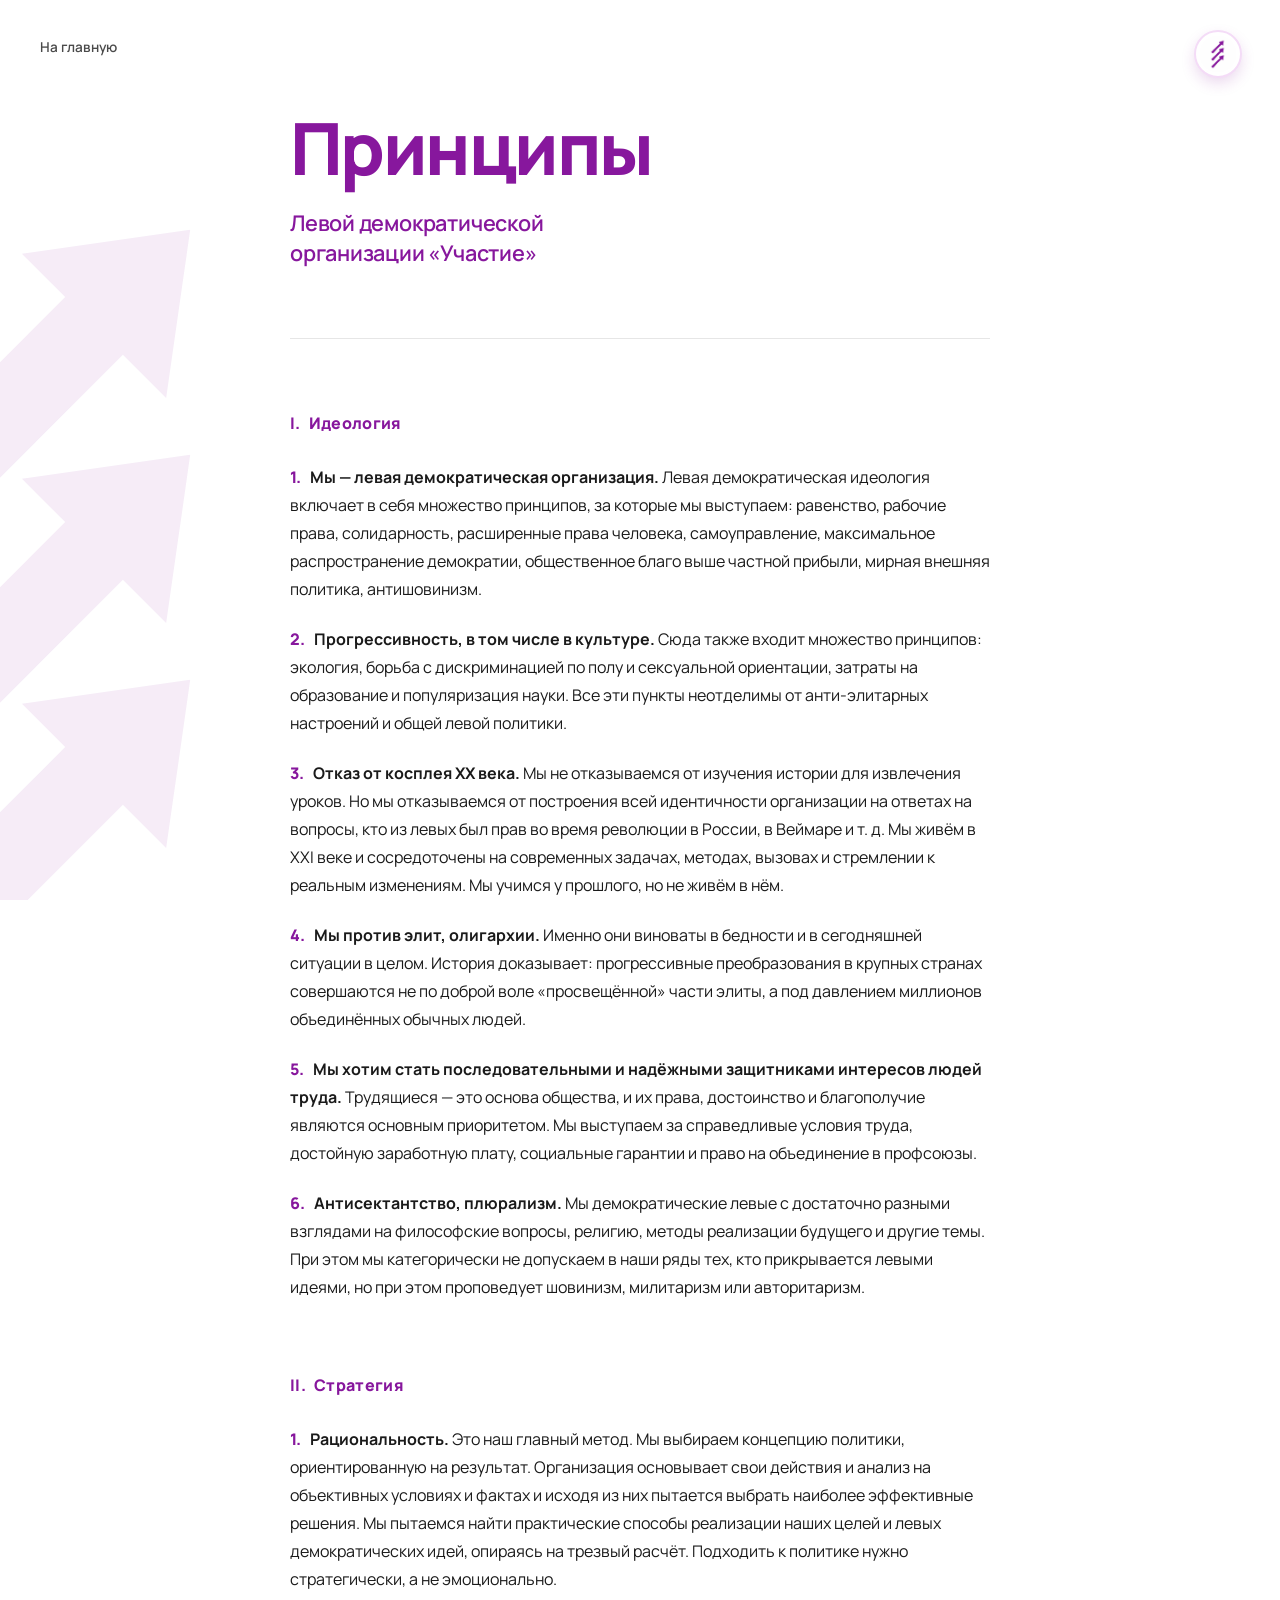
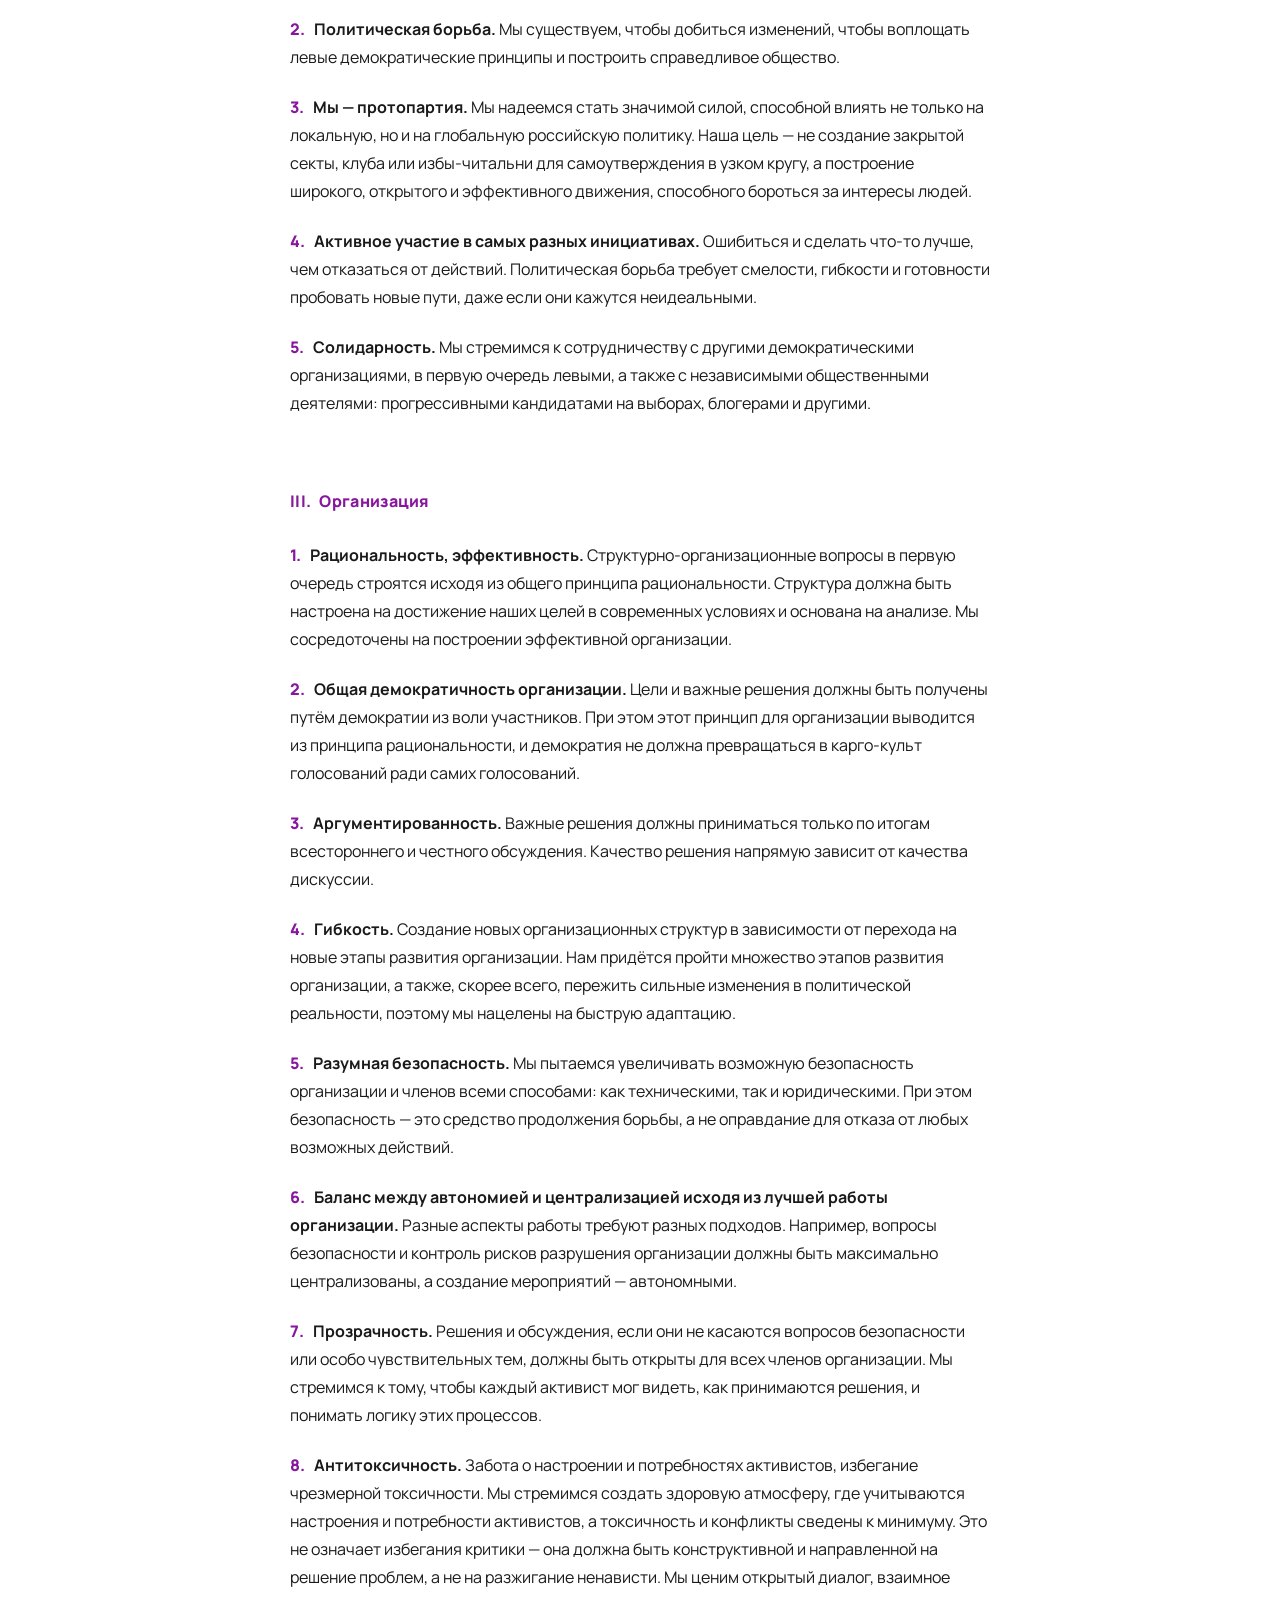
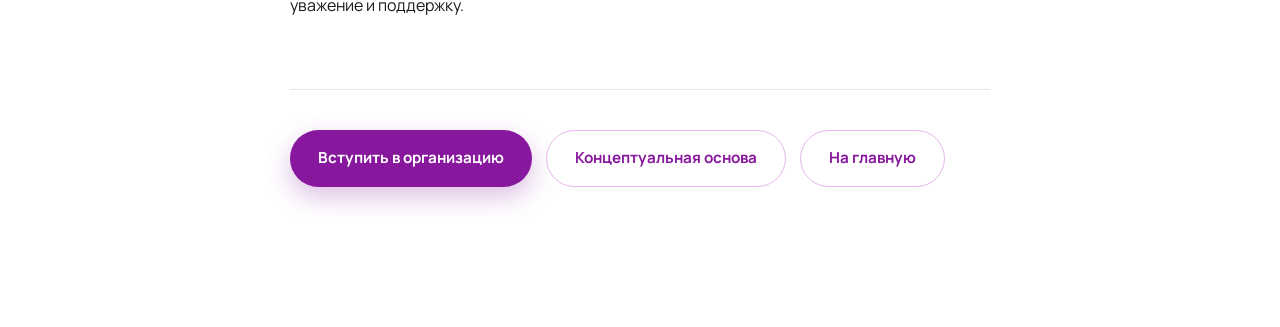
<file: printsipy.html>
<!DOCTYPE html>
<html lang="ru">
<head>
<meta charset="UTF-8">
<meta name="viewport" content="width=device-width, initial-scale=1">
<title>Принципы — Левая демократическая организация «Участие»</title>
<link rel="icon" type="image/png" sizes="32x32" href="favicon-32x32.png">
<link rel="icon" type="image/png" sizes="16x16" href="favicon-16x16.png">
<link rel="apple-touch-icon" sizes="180x180" href="apple-touch-icon.png">
<meta name="description" content="Принципы Левой демократической организации «Участие».">
<link rel="preconnect" href="https://fonts.googleapis.com">
<link rel="preconnect" href="https://fonts.gstatic.com" crossorigin>
<link href="https://fonts.googleapis.com/css2?family=Manrope:wght@400;500;600;700;800&display=swap" rel="stylesheet">
<style>
:root{
  --purple:#87179D;
  --purple-dark:#4F0F5D;
  --ink:#1a1a1a;
  --muted:#4a4a4a;
  --line:#e6e6e6;
}
*{margin:0;padding:0;box-sizing:border-box}
html{scroll-behavior:smooth}
body{
  font-family:'Manrope',-apple-system,system-ui,'Segoe UI',Roboto,sans-serif;
  color:var(--ink);
  background:#fff;
  line-height:1.75;
  font-size:17px;
  -webkit-font-smoothing:antialiased;
  overflow-x:hidden;
  position:relative;
}
a{text-decoration:none;color:inherit}

/* ---------- ФОНОВЫЕ СТРЕЛКИ (слева, столбиком) ---------- */
.bg-arrows{
  position:fixed;
  inset:0;
  pointer-events:none;
  z-index:0;
  overflow:hidden;
}
.bg-arrows svg{
  position:absolute;
  color:var(--purple);
  display:block;
}
.bg-arrows .bg-1{
  width:340px;height:340px;
  top:20%;left:-100px;
  transform:rotate(45deg);
  opacity:.08;
}
.bg-arrows .bg-2{
  width:340px;height:340px;
  top:45%;left:-100px;
  transform:rotate(45deg);
  opacity:.08;
}
.bg-arrows .bg-3{
  width:340px;height:340px;
  top:70%;left:-100px;
  transform:rotate(45deg);
  opacity:.08;
}

/* ---------- Верхняя навигация ---------- */
.top-back{
  position:absolute;
  top:36px;left:40px;
  display:inline-flex;align-items:center;gap:8px;
  font-size:.85rem;font-weight:600;
  color:var(--muted);
  transition:color .25s;
  z-index:5;
}
.top-back:hover{color:var(--purple)}
.top-logo{
  position:absolute;
  top:32px;right:40px;
  width:44px;height:44px;
  border-radius:50%;
  object-fit:cover;
  border:2px solid #fff;
  padding:2px;
  background:#fff;
  box-shadow:0 0 0 2px #F4DCF7, 0 6px 16px rgba(135,23,157,.20);
  z-index:5;
}

/* ---------- Документ ---------- */
.document{
  max-width:820px;
  margin:0 auto;
  padding:110px 60px 140px;
  position:relative;
  z-index:1;
}

/* ---------- Титул ---------- */
.title-block{
  position:relative;
  z-index:2;
  padding-bottom:70px;
  border-bottom:1px solid var(--line);
  margin-bottom:70px;
}
.title-block h1{
  font-size:clamp(2.8rem,7vw,4.5rem);
  line-height:1.05;
  letter-spacing:-.035em;
  font-weight:800;
  color:var(--purple);
  margin-bottom:22px;
}
.title-block .subtitle{
  font-size:clamp(1.1rem,2vw,1.35rem);
  font-weight:600;
  color:var(--purple);
  letter-spacing:-.01em;
  line-height:1.4;
  max-width:26ch;
}

/* ---------- Секции ---------- */
.section-label{
  display:block;
  font-size:1rem;
  font-weight:800;
  color:var(--purple);
  letter-spacing:.02em;
  margin-bottom:26px;
}
.section-label span{
  color:var(--purple);
  font-weight:900;
  margin-left:8px;
}

.principles{
  margin-bottom:70px;
}
.principles:last-of-type{margin-bottom:40px}

.principles p{
  margin-bottom:22px;
  color:var(--ink);
  font-size:1rem;
  line-height:1.75;
}
.principles p .num{
  color:var(--purple);
  font-weight:800;
  margin-right:6px;
}
.principles p .name{
  font-weight:700;
  color:var(--ink);
}

/* ---------- Кнопки ---------- */
.actions{
  margin-top:70px;
  padding-top:40px;
  border-top:1px solid var(--line);
  display:flex;
  gap:14px;
  flex-wrap:wrap;
}
.btn{
  display:inline-flex;align-items:center;justify-content:center;gap:10px;
  padding:14px 28px;border-radius:100px;border:none;cursor:pointer;
  font-weight:700;font-size:.95rem;
  transition:transform .25s cubic-bezier(.22,.8,.3,1),
             box-shadow .25s cubic-bezier(.22,.8,.3,1),
             background .25s,color .25s;
}
.btn-primary{
  background:var(--purple);color:#fff;
  box-shadow:0 10px 26px rgba(135,23,157,.28);
}
.btn-primary:hover{
  background:var(--purple-dark);
  transform:translateY(-2px);
  box-shadow:0 16px 34px rgba(135,23,157,.36);
}
.btn-outline{
  background:#fff;color:var(--purple);
  border:1.5px solid #E8B5EE;
}
.btn-outline:hover{
  background:#FAF0FC;
  border-color:#D47DE0;
  transform:translateY(-2px);
}

/* ---------- Мобильные ---------- */
@media (max-width:760px){
  .document{padding:110px 28px 100px}
  .top-back{top:26px;left:20px;font-size:.78rem}
  .top-logo{top:22px;right:20px;width:38px;height:38px}
  .title-block{padding-bottom:56px;margin-bottom:56px}
  .title-block .subtitle{max-width:none}
  .principles{margin-bottom:56px}
  .principles p{font-size:.96rem}
  .actions .btn{width:100%}

  .bg-arrows .bg-1{width:220px;height:220px;top:22%;left:-70px}
  .bg-arrows .bg-2{width:220px;height:220px;top:46%;left:-70px}
  .bg-arrows .bg-3{width:220px;height:220px;top:70%;left:-70px}
}
@media (max-width:480px){
  .document{padding-top:100px}

  .bg-arrows .bg-1{width:160px;height:160px;left:-50px}
  .bg-arrows .bg-2{width:160px;height:160px;left:-50px}
  .bg-arrows .bg-3{width:160px;height:160px;left:-50px}
}
</style>
</head>
<body>

<!-- ============ ФОН: ТРИ СТРЕЛКИ СЛЕВА ============ -->
<div class="bg-arrows" aria-hidden="true">
  <svg class="bg-1" viewBox="0 0 60 100" fill="currentColor">
    <path d="M30 0 L60 40 L42 40 L42 100 L18 100 L18 40 L0 40 Z"/>
  </svg>
  <svg class="bg-2" viewBox="0 0 60 100" fill="currentColor">
    <path d="M30 0 L60 40 L42 40 L42 100 L18 100 L18 40 L0 40 Z"/>
  </svg>
  <svg class="bg-3" viewBox="0 0 60 100" fill="currentColor">
    <path d="M30 0 L60 40 L42 40 L42 100 L18 100 L18 40 L0 40 Z"/>
  </svg>
</div>

<a href="index.html" class="top-back">
  На главную
</a>
<img src="logo.png" alt="Участие" class="top-logo">

<main class="document">

  <!-- ============ ТИТУЛ ============ -->
  <header class="title-block">
    <h1>Принципы</h1>
    <p class="subtitle">Левой демократической организации «Участие»</p>
  </header>

  <!-- ============ БЛОК I. ИДЕОЛОГИЯ ============ -->
  <section class="principles" aria-labelledby="block-1">
    <span class="section-label" id="block-1">I.<span>Идеология</span></span>

    <p>
      <span class="num">1.</span>
      <span class="name">Мы — левая демократическая организация.</span>
      Левая демократическая идеология включает в себя множество принципов, за которые мы выступаем: равенство, рабочие права, солидарность, расширенные права человека, самоуправление, максимальное распространение демократии, общественное благо выше частной прибыли, мирная внешняя политика, антишовинизм.
    </p>

    <p>
      <span class="num">2.</span>
      <span class="name">Прогрессивность, в том числе в культуре.</span>
      Сюда также входит множество принципов: экология, борьба с дискриминацией по полу и сексуальной ориентации, затраты на образование и популяризация науки. Все эти пункты неотделимы от анти-элитарных настроений и общей левой политики.
    </p>

    <p>
      <span class="num">3.</span>
      <span class="name">Отказ от косплея XX века.</span>
      Мы не отказываемся от изучения истории для извлечения уроков. Но мы отказываемся от построения всей идентичности организации на ответах на вопросы, кто из левых был прав во время революции в России, в Веймаре и т. д. Мы живём в XXI веке и сосредоточены на современных задачах, методах, вызовах и стремлении к реальным изменениям. Мы учимся у прошлого, но не живём в нём.
    </p>

    <p>
      <span class="num">4.</span>
      <span class="name">Мы против элит, олигархии.</span>
      Именно они виноваты в бедности и в сегодняшней ситуации в целом. История доказывает: прогрессивные преобразования в крупных странах совершаются не по доброй воле «просвещённой» части элиты, а под давлением миллионов объединённых обычных людей.
    </p>

    <p>
      <span class="num">5.</span>
      <span class="name">Мы хотим стать последовательными и надёжными защитниками интересов людей труда.</span>
      Трудящиеся — это основа общества, и их права, достоинство и благополучие являются основным приоритетом. Мы выступаем за справедливые условия труда, достойную заработную плату, социальные гарантии и право на объединение в профсоюзы.
    </p>

    <p>
      <span class="num">6.</span>
      <span class="name">Антисектантство, плюрализм.</span>
      Мы демократические левые с достаточно разными взглядами на философские вопросы, религию, методы реализации будущего и другие темы. При этом мы категорически не допускаем в наши ряды тех, кто прикрывается левыми идеями, но при этом проповедует шовинизм, милитаризм или авторитаризм.
    </p>
  </section>

  <!-- ============ БЛОК II. СТРАТЕГИЯ ============ -->
  <section class="principles" aria-labelledby="block-2">
    <span class="section-label" id="block-2">II.<span>Стратегия</span></span>

    <p>
      <span class="num">1.</span>
      <span class="name">Рациональность.</span>
      Это наш главный метод. Мы выбираем концепцию политики, ориентированную на результат. Организация основывает свои действия и анализ на объективных условиях и фактах и исходя из них пытается выбрать наиболее эффективные решения. Мы пытаемся найти практические способы реализации наших целей и левых демократических идей, опираясь на трезвый расчёт. Подходить к политике нужно стратегически, а не эмоционально.
    </p>

    <p>
      <span class="num">2.</span>
      <span class="name">Политическая борьба.</span>
      Мы существуем, чтобы добиться изменений, чтобы воплощать левые демократические принципы и построить справедливое общество.
    </p>

    <p>
      <span class="num">3.</span>
      <span class="name">Мы — протопартия.</span>
      Мы надеемся стать значимой силой, способной влиять не только на локальную, но и на глобальную российскую политику. Наша цель — не создание закрытой секты, клуба или избы-читальни для самоутверждения в узком кругу, а построение широкого, открытого и эффективного движения, способного бороться за интересы людей.
    </p>

    <p>
      <span class="num">4.</span>
      <span class="name">Активное участие в самых разных инициативах.</span>
      Ошибиться и сделать что-то лучше, чем отказаться от действий. Политическая борьба требует смелости, гибкости и готовности пробовать новые пути, даже если они кажутся неидеальными.
    </p>

    <p>
      <span class="num">5.</span>
      <span class="name">Солидарность.</span>
      Мы стремимся к сотрудничеству с другими демократическими организациями, в первую очередь левыми, а также с независимыми общественными деятелями: прогрессивными кандидатами на выборах, блогерами и другими.
    </p>
  </section>

  <!-- ============ БЛОК III. ОРГАНИЗАЦИЯ ============ -->
  <section class="principles" aria-labelledby="block-3">
    <span class="section-label" id="block-3">III.<span>Организация</span></span>

    <p>
      <span class="num">1.</span>
      <span class="name">Рациональность, эффективность.</span>
      Структурно-организационные вопросы в первую очередь строятся исходя из общего принципа рациональности. Структура должна быть настроена на достижение наших целей в современных условиях и основана на анализе. Мы сосредоточены на построении эффективной организации.
    </p>

    <p>
      <span class="num">2.</span>
      <span class="name">Общая демократичность организации.</span>
      Цели и важные решения должны быть получены путём демократии из воли участников. При этом этот принцип для организации выводится из принципа рациональности, и демократия не должна превращаться в карго-культ голосований ради самих голосований.
    </p>

    <p>
      <span class="num">3.</span>
      <span class="name">Аргументированность.</span>
      Важные решения должны приниматься только по итогам всестороннего и честного обсуждения. Качество решения напрямую зависит от качества дискуссии.
    </p>

    <p>
      <span class="num">4.</span>
      <span class="name">Гибкость.</span>
      Создание новых организационных структур в зависимости от перехода на новые этапы развития организации. Нам придётся пройти множество этапов развития организации, а также, скорее всего, пережить сильные изменения в политической реальности, поэтому мы нацелены на быструю адаптацию.
    </p>

    <p>
      <span class="num">5.</span>
      <span class="name">Разумная безопасность.</span>
      Мы пытаемся увеличивать возможную безопасность организации и членов всеми способами: как техническими, так и юридическими. При этом безопасность — это средство продолжения борьбы, а не оправдание для отказа от любых возможных действий.
    </p>

    <p>
      <span class="num">6.</span>
      <span class="name">Баланс между автономией и централизацией исходя из лучшей работы организации.</span>
      Разные аспекты работы требуют разных подходов. Например, вопросы безопасности и контроль рисков разрушения организации должны быть максимально централизованы, а создание мероприятий — автономными.
    </p>

    <p>
      <span class="num">7.</span>
      <span class="name">Прозрачность.</span>
      Решения и обсуждения, если они не касаются вопросов безопасности или особо чувствительных тем, должны быть открыты для всех членов организации. Мы стремимся к тому, чтобы каждый активист мог видеть, как принимаются решения, и понимать логику этих процессов.
    </p>

    <p>
      <span class="num">8.</span>
      <span class="name">Антитоксичность.</span>
      Забота о настроении и потребностях активистов, избегание чрезмерной токсичности. Мы стремимся создать здоровую атмосферу, где учитываются настроения и потребности активистов, а токсичность и конфликты сведены к минимуму. Это не означает избегания критики — она должна быть конструктивной и направленной на решение проблем, а не на разжигание ненависти. Мы ценим открытый диалог, взаимное уважение и поддержку.
    </p>
  </section>

  <!-- ============ КНОПКИ ============ -->
  <div class="actions">
    <a href="https://t.me/Uchastie_join_bot" class="btn btn-primary">
      Вступить в организацию
    </a>
    <a href="concept.html" class="btn btn-outline">Концептуальная основа</a>
    <a href="index.html" class="btn btn-outline">На главную</a>
  </div>

</main>

</body>
</html>
</file>
<file: style.css>
:root{
  color-scheme: light;

  --purple-950:#1c0521;
  --purple-900:#310739;
  --purple-800:#4c0c58;
  --purple-700:#640f74;
  --purple-600:#87189D;
  --purple-500:#a125bd;
  --purple-400:#bc3dd0;
  --purple-300:#d47de0;
  --purple-200:#e8b5ee;
  --purple-100:#f4dcf7;
  --purple-50:#faf0fc;
  --purple-25:#fdf7fe;
  --ink:#2A0731;
  --muted:#7E5C86;
  --line:#F0E0F3;
  --white:#ffffff;
  --radius:18px;
  --shadow-sm:0 2px 8px rgba(42,7,49,.06);
  --shadow-md:0 12px 32px rgba(42,7,49,.10);
  --shadow-lg:0 28px 60px rgba(42,7,49,.18);
  --ease:cubic-bezier(.22,.8,.3,1);

  --bg: #ffffff;
  --surface: #ffffff;
  --text-body: #5A4664;
  --accent-text: #87189D;
  --accent-text-hover: #640f74;
  --card-shadow-hover: 0 12px 24px rgba(42,7,49,.12);
}

/* ============================================
   ТЁМНАЯ ТЕМА
   ============================================ */
[data-theme="dark"]{
  color-scheme: dark;
  --white: #120c18;
  --ink: #EDE6F2;
  --muted: #A99CB3;
  --line: #2f2238;
  --purple-25: #16101c;
  --purple-50: #1b1323;
  --purple-100: #2a1d35;
  --purple-200: #3a2848;
  --bg: #120c18;
  --surface: #1b1323;
  --text-body: #c2b6cc;
  --accent-text: #d47de0;
  --accent-text-hover: #e8b5ee;
  --shadow-sm: 0 2px 8px rgba(0,0,0,.35);
  --shadow-md: 0 12px 32px rgba(0,0,0,.45);
  --shadow-lg: 0 28px 60px rgba(0,0,0,.6);
  --card-shadow-hover: 0 12px 24px rgba(0,0,0,.5);
}

*{margin:0;padding:0;box-sizing:border-box}
html{scroll-behavior:smooth;scroll-padding-top:96px}
body{
  font-family:'Manrope',system-ui,-apple-system,'Segoe UI',Roboto,sans-serif;
  color:var(--ink);
  background:var(--white);
  line-height:1.65;
  font-weight: 400;
  -webkit-font-smoothing:antialiased;
  overflow-x:hidden;
  transition: background-color .3s ease, color .3s ease;
}
img{max-width:100%;display:block}
a{text-decoration:none;color:inherit}
button{font:inherit;color:inherit;cursor:pointer;border:none;background:transparent}
.container{width:min(1180px,100% - 40px);margin-inline:auto}

/* ---------- UTILITIES ---------- */
.section{padding:clamp(72px,9vw,130px) 0;}
.eyebrow{
  display:inline-flex;align-items:center;gap:9px;
  font-size:.78rem;font-weight:800;letter-spacing:.14em;text-transform:uppercase;
  color:var(--accent-text);margin-bottom:18px;
}
.eyebrow::before{content:"";width:26px;height:2px;background:var(--purple-500);border-radius:2px}
h2.title{
  font-size:clamp(1.85rem,4.2vw,3rem);
  line-height:1.14;letter-spacing:-.025em;font-weight:800;
}
.lead{color:var(--muted);font-size:1.06rem;max-width:60ch}
.section-head{max-width:720px;margin-bottom:clamp(40px,5vw,64px)}
.section-head .lead{margin-top:18px}
.loading-text{color:var(--muted);text-align:center;padding:20px 0;}

.btn{
  display:inline-flex;align-items:center;justify-content:center;gap:10px;
  padding:15px 30px;border-radius:100px;
  font-weight:700;font-size:.98rem;letter-spacing:-.01em;
  transition:transform .25s var(--ease),box-shadow .25s var(--ease),background .25s,color .25s;
  white-space:nowrap;
}
.btn:active{transform:translateY(1px) scale(.99)}
.btn-primary{
  background:var(--purple-600);color:#fff;
  box-shadow:0 10px 26px rgba(135,24,157,.32);
}
.btn-primary:hover{
  background:var(--purple-700);transform:translateY(-2px);
  box-shadow:0 16px 34px rgba(135,24,157,.4);
}
.btn-ghost{
  background:rgba(255,255,255,.08);color:#fff;
  border:1.5px solid rgba(255,255,255,.32);
  backdrop-filter:blur(8px);
}
.btn-ghost:hover{background:rgba(255,255,255,.16);transform:translateY(-2px)}
.btn-soft{
  background:var(--purple-50);
  color:var(--accent-text);
  border:1.5px solid var(--purple-200);
}
.btn-soft:hover{
  background:var(--purple-100);
  color:var(--accent-text-hover);
  transform:translateY(-2px);
}

/* ---------- HEADER ---------- */
.site-header{
  position:fixed;inset:0 0 auto 0;z-index:200;
  --hdr:#fff;
  padding:16px 0;
  transition:background .35s var(--ease),box-shadow .35s var(--ease),padding .35s var(--ease);
}
.site-header.scrolled{
  --hdr:var(--ink);
  background:rgba(255,255,255,.88);
  backdrop-filter:blur(16px) saturate(180%);
  box-shadow:0 1px 0 var(--line),0 8px 28px rgba(42,7,49,.07);
  padding:10px 0;
}
[data-theme="dark"] .site-header.scrolled{
  background:rgba(18,12,24,.85);
  box-shadow:0 1px 0 var(--line),0 8px 28px rgba(0,0,0,.4);
}
.header-inner{display:flex;align-items:center;justify-content:space-between;gap:24px}
.logo{display:flex;align-items:center;gap:12px;color:var(--hdr);transition:color .35s}
.logo-img{
  width:44px;height:44px;
  object-fit:cover;
  border-radius:50%;
  border:2px solid var(--purple-300);
  padding:2px;
  background:#fff;
  flex:none;
  box-shadow:0 6px 16px rgba(135,24,157,.22);
}
.logo-text{font-weight:800;font-size:1.02rem;letter-spacing:.02em;text-transform:uppercase;line-height:1}
.logo-text span{font-weight:500;opacity:.72;display:block;font-size:.62rem;letter-spacing:.22em;margin-top:4px}

/* Меню (Десктоп) */
.nav{display:flex;align-items:center;gap:6px;transition:background-color .3s ease}
.nav a{
  color:var(--hdr);font-weight:600;font-size:.94rem;
  padding:9px 15px;border-radius:100px;
  transition:background .25s,color .25s,opacity .25s;
  opacity:.86;
  display: flex;
  align-items: center;
  justify-content: center;
  text-align: center;
  line-height: 1.3;
  margin: 0 auto;
}
.nav a:not(.nav-long) { white-space: nowrap; }
.nav .nav-long { max-width: 130px; white-space: normal; }

.nav a:hover{opacity:1;background:rgba(135,24,157,.14)}
[data-theme="dark"] .nav a:hover{background:rgba(255,255,255,.08)}
.nav .nav-cta{
  margin-left:10px;
  background:var(--purple-600);
  color:#fff !important;
  opacity:1;
  padding:11px 24px;
  border:none;
  box-shadow:0 4px 12px rgba(135,24,157,.25);
  max-width: none;
  white-space: nowrap;
}
.nav .nav-cta:hover{
  background:var(--purple-700);
  box-shadow:0 6px 16px rgba(135,24,157,.35);
  transform:translateY(-1px);
}

/* Переключатель темы */
.theme-toggle{
  display: inline-flex;
  align-items: center;
  justify-content: center;
  gap: 8px;
  padding: 9px 14px;
  border-radius: 100px;
  color: var(--hdr);
  transition: background-color .25s, color .25s;
  font-weight: 600;
  font-size: .94rem;
  flex: none;
}
.theme-toggle:hover{ background: rgba(135,24,157,.14); }
[data-theme="dark"] .theme-toggle:hover{ background: rgba(255,255,255,.08); }
.theme-toggle svg{ width: 18px; height: 18px; flex: none; }
.theme-toggle-text{ display: none; }
.theme-toggle .icon-sun{ display: none; }
[data-theme="dark"] .theme-toggle .icon-sun{ display: block; }
[data-theme="dark"] .theme-toggle .icon-moon{ display: none; }

.burger{
  display:none;width:44px;height:44px;
  border-radius:12px;position:relative;
}
.burger span{
  position:absolute;left:11px;width:22px;height:2px;border-radius:2px;
  background:var(--hdr);transition:.3s var(--ease);
}
.burger span:nth-child(1){top:16px}
.burger span:nth-child(2){top:21px}
.burger span:nth-child(3){top:26px}
.burger.open span:nth-child(1){top:21px;transform:rotate(45deg)}
.burger.open span:nth-child(2){opacity:0}
.burger.open span:nth-child(3){top:21px;transform:rotate(-45deg)}

/* ---------- HERO ---------- */
.hero{
  position:relative;overflow:hidden;
  background:linear-gradient(155deg,var(--purple-950) 0%,var(--purple-800) 42%,var(--purple-600) 100%);
  color:#fff;
  padding:clamp(140px,17vw,210px) 0 clamp(90px,11vw,140px);
}
.hero::before{
  content:"";position:absolute;inset:0;
  background-image:linear-gradient(rgba(255,255,255,.045) 1px,transparent 1px),
                   linear-gradient(90deg,rgba(255,255,255,.045) 1px,transparent 1px);
  background-size:64px 64px;
  mask-image:radial-gradient(ellipse 90% 70% at 50% 30%,#000 20%,transparent 78%);
  -webkit-mask-image:radial-gradient(ellipse 90% 70% at 50% 30%,#000 20%,transparent 78%);
}
.orb{position:absolute;border-radius:50%;filter:blur(70px);pointer-events:none}
.orb-1{width:520px;height:520px;background:rgba(188,61,208,.45);top:-160px;right:-120px}
.orb-2{width:420px;height:420px;background:rgba(135,24,157,.55);bottom:-180px;left:-140px}
.orb-3{width:300px;height:300px;background:rgba(212,125,224,.35);top:42%;left:52%}
.hero-inner{position:relative;z-index:2;max-width:920px}
.hero h1{
  font-size:clamp(2.3rem,6.4vw,4.4rem);
  line-height:1.05;letter-spacing:-.035em;font-weight:800;
  margin-bottom:26px;
  max-width: 20ch;
}
.hero p.hero-sub{
  font-size:clamp(1.02rem,1.6vw,1.18rem);
  color:rgba(255,255,255,.85);max-width:60ch;margin-bottom:38px;
}
.hero-actions{display:flex;flex-wrap:wrap;gap:14px}

/* ---------- ABOUT ---------- */
.about-section{ background: var(--white); transition: background-color .3s ease; }
.about-content{
  max-width: 800px;
  font-size: 1.1rem;
  color: var(--ink);
  line-height: 1.8;
}
.about-content p{ margin-bottom: 20px; }
.about-content strong{ color: var(--accent-text); }

/* Блок с широкой полоской и насыщенной тенью */
.about-cta{
  margin-top: 40px;
  padding: 30px;
  background: var(--purple-50);
  border-radius: var(--radius); 
  
  border: none;
  border-left: 8px solid var(--purple-600); /* Широкая полоска слева */
  
  /* Насыщенная фиолетовая тень + легкое свечение */
  box-shadow: 
    0 10px 30px rgba(135, 24, 157, 0.2), 
    0 0 0 1px rgba(135, 24, 157, 0.05); 
    
  transition: background-color .3s ease, border-color .3s ease, box-shadow .3s ease, transform .3s ease;
  text-align: left; 
}

/* При наведении тень становится еще глубже */
.about-cta:hover {
  border-left-color: var(--purple-500);
  box-shadow: 
    0 15px 40px rgba(135, 24, 157, 0.35), 
    0 0 0 1px rgba(135, 24, 157, 0.1);
  transform: translateY(-3px);
}

/* Темная тема для блока */
[data-theme="dark"] .about-cta {
  box-shadow: 
    0 10px 30px rgba(0, 0, 0, 0.6),
    0 0 0 1px rgba(255, 255, 255, 0.05);
}
[data-theme="dark"] .about-cta:hover {
  box-shadow: 
    0 15px 40px rgba(188, 61, 208, 0.2),
    0 0 0 1px rgba(255, 255, 255, 0.1);
}

/* Текст внутри */
.about-cta p {
  margin-bottom: 0;
  text-align: left;
}

/* Кнопка внутри */
.about-cta .btn {
  margin-top: 20px;
  align-self: flex-start;
  display: inline-flex; 
}

/* ---------- INITIATIVES ---------- */
.initiatives{background:var(--purple-50);position:relative;overflow:hidden;transition:background-color .3s ease}
.initiatives::before{
  content:"";position:absolute;width:520px;height:520px;border-radius:50%;
  background:radial-gradient(circle,rgba(188,61,208,.18),transparent 68%);
  bottom:-240px;right:-180px;pointer-events:none;
}
.initiatives .container{position:relative;z-index:1}

.initiatives-grid{
  display:grid;
  grid-template-columns:repeat(3,1fr);
  gap:0;
  border: 1.5px solid var(--purple-300);
  border-radius:var(--radius);
  overflow:hidden;
  box-shadow:var(--shadow-sm);
  background:var(--purple-200);
  position:relative;
}

a.initiative-item{
  position:relative;
  display:block;
  aspect-ratio:1 / 1;
  overflow:hidden;
  color:inherit;
  text-decoration:none;
  cursor:pointer;
  isolation:isolate;
  background:linear-gradient(140deg,var(--purple-800),var(--purple-600) 60%,var(--purple-500));
  box-shadow:inset -1px 0 0 var(--purple-200), inset 0 -1px 0 var(--purple-200);
  transition:box-shadow .35s var(--ease), transform .35s var(--ease), outline .35s var(--ease);
}
a.initiative-item:nth-child(3n){ box-shadow:inset 0 -1px 0 var(--purple-200); }
a.initiative-item:nth-child(n+4){ box-shadow:inset -1px 0 0 var(--purple-200); }
a.initiative-item:nth-child(3n):nth-child(n+4){ box-shadow:none; }

a.initiative-item:hover{
  z-index:3;
  transform:scale(1.02);
  box-shadow:0 12px 32px rgba(42,7,49,.28);
  outline: 2px solid var(--purple-500);
  outline-offset: -2px;
}
a.initiative-item:focus-visible{
  outline:3px solid var(--purple-400);
  outline-offset:-3px;
  z-index:4;
}

.initiative-thumb{ position:absolute; inset:0; z-index:0; }
.initiative-thumb img{
  width:100%; height:100%; object-fit:cover; display:block;
  transition:transform .6s var(--ease);
}
a.initiative-item:hover .initiative-thumb img{ transform:scale(1.06); }

.initiative-placeholder{
  position:absolute; inset:0; display:flex; align-items:center; justify-content:center;
  font-size:5rem; z-index:0;
}

.initiative-content{
  position:absolute; inset:0; z-index:2;
  display:flex; flex-direction:column; justify-content:flex-end;
  padding:26px 24px; color:#fff;
  background:linear-gradient(to top, rgba(42,7,49,.92) 0%, rgba(42,7,49,.78) 45%, rgba(42,7,49,.20) 80%, rgba(42,7,49,0) 100%);
  opacity:0; transform:translateY(24px);
  transition:opacity .4s var(--ease), transform .45s var(--ease);
}
a.initiative-item:hover .initiative-content,
a.initiative-item:focus-within .initiative-content{
  opacity:1; transform:translateY(0);
}
.initiative-content .news-meta{ 
  color:var(--purple-300); 
  margin-bottom:8px; 
  text-shadow: 0 2px 4px rgba(0,0,0,.5);
}
.initiative-content h3{
  font-size:1.15rem; font-weight:800; letter-spacing:-.02em;
  line-height:1.3; margin-bottom:8px; color:#fff;
  text-shadow: 0 2px 8px rgba(0,0,0,.6);
}
.initiative-content p{
  font-size:.88rem; line-height:1.55; color:rgba(255,255,255,.9);
  margin-bottom:14px; display:-webkit-box; -webkit-line-clamp:4;
  -webkit-box-orient:vertical; overflow:hidden;
  text-shadow: 0 1px 4px rgba(0,0,0,.6);
}
.initiative-content .news-link{
  margin-top:0; color:#fff; opacity:.9; pointer-events:none;
  text-shadow: 0 1px 3px rgba(0,0,0,.5);
}
a.initiative-item:hover .initiative-content .news-link{ gap:13px; opacity:1; }

@media (hover: none){
  .initiative-content{
    opacity:1; transform:none;
    background:linear-gradient(to top, rgba(42,7,49,.92) 0%, rgba(42,7,49,.55) 55%, rgba(42,7,49,.05) 100%);
  }
  .initiative-content p{-webkit-line-clamp:3}
}

/* ---------- NEWS / AUTHORS ---------- */
.news-grid{
  display:grid; grid-template-columns:repeat(3,1fr); gap:24px;
  max-width: 1200px; margin-inline: auto;
}
.news-card{
  border-radius:var(--radius); overflow:hidden; background:var(--surface);
  border:1.5px solid var(--purple-300);
  transition:box-shadow .35s var(--ease), border-color .35s var(--ease), background-color .3s ease;
  display:flex; flex-direction:column;
}
.news-card:hover{ 
  box-shadow: var(--card-shadow-hover); 
  border-color: var(--purple-500); 
}
.news-thumb{
  position: relative; overflow: hidden;
  background: linear-gradient(140deg,var(--purple-700),var(--purple-500) 60%,var(--purple-400));
  display: flex; flex-direction: column;
}
.news-thumb::before{
  content:""; position:absolute; inset:0;
  background-image:radial-gradient(circle at 22% 28%,rgba(255,255,255,.35),transparent 42%),
                   radial-gradient(circle at 78% 72%,rgba(255,255,255,.22),transparent 46%);
  z-index:0;
}
.news-thumb img{ width: 100%; height: auto; display: block; position: relative; z-index: 1; }
.news-thumb img.is-full { position: absolute; inset: 0; width: 100%; height: 100%; object-fit: cover; z-index: 1; }
.news-body{ padding: 28px 32px 32px; display: flex; flex-direction: column; flex: 1; }
.news-meta{
  display:flex; align-items:center; gap:12px;
  font-size:.78rem; font-weight:700; letter-spacing:.06em; text-transform:uppercase;
  color:var(--accent-text); margin-bottom:14px;
}
.news-meta .dot{width:4px;height:4px;border-radius:50%;background:var(--purple-300)}
.news-meta .date{color:var(--muted);font-weight:600;letter-spacing:.02em;text-transform:none;font-size:.84rem}
.news-card h3{
  font-size: 1.15rem; font-weight: 800; letter-spacing: -.02em;
  line-height: 1.35; margin-bottom: 10px; color: var(--ink);
  display: -webkit-box; -webkit-line-clamp: 3; -webkit-box-orient: vertical; overflow: hidden;
}
.news-card p{
  color: var(--text-body); font-size: .94rem; flex: 1; line-height: 1.65;
  display: -webkit-box; -webkit-line-clamp: 8; -webkit-box-orient: vertical; overflow: hidden;
}
.tg-emoji { width: 1.6em; height: 1.6em; display: inline-block; vertical-align: -0.3em; margin: 0 3px; max-width: none; }
.news-link{
  margin-top:20px; display:inline-flex; align-items:center; gap:8px;
  font-weight:700; font-size:.9rem; color:var(--accent-text);
  transition:gap .3s var(--ease);
}
.news-card:hover .news-link{gap:14px}
#news { background: var(--white); transition: background-color .3s ease; }
.authors{background: var(--purple-50); position:relative; overflow:hidden; transition: background-color .3s ease}
.authors::before{
  content:"";position:absolute;width:520px;height:520px;border-radius:50%;
  background:radial-gradient(circle,rgba(188,61,208,.14),transparent 68%);
  top:-240px;left:-180px;pointer-events:none;
}
.authors .container{position:relative;z-index:1}
.authors .news-card{border-color:var(--purple-200)}
.authors .news-thumb{background:linear-gradient(140deg,var(--purple-900),var(--purple-700) 60%,var(--purple-500));}

/* ---------- VALUES ---------- */
.values{background:var(--white);position:relative;overflow:hidden;transition: background-color .3s ease}
.values::before{
  content:"";position:absolute;width:600px;height:600px;border-radius:50%;
  background:radial-gradient(circle,rgba(188,61,208,.22),transparent 68%);
  top:-260px;left:-200px;
}
.value-list{
  display: flex; flex-direction: column; position: relative;
  padding-left: 32px; max-width: 900px; margin-top: 40px;
}
.value-list::before{
  content: ""; position: absolute; left: 0; top: 10px; bottom: 10px;
  width: 2px; background: var(--purple-100); border-radius: 2px;
}
.value-item{
  position: relative; padding: 28px 0 28px 16px;
  transition: background-color .3s ease;
  border-radius: 0 12px 12px 0;
  border-bottom: 1px solid var(--line);
}
.value-header{ display: flex; align-items: baseline; gap: 14px; margin-bottom: 12px; }
.value-num{
  background: var(--purple-100); color: var(--accent-text);
  padding: 4px 10px; border-radius: 8px; font-size: 0.95rem;
  font-weight: 800; line-height: 1;
}
.value-header h4{
  font-size: 1.35rem; font-weight: 800; letter-spacing: -.02em;
  color: var(--ink); line-height: 1.25; margin: 0;
}
.value-desc{
  color: var(--muted); font-size: 1rem; line-height: 1.7; max-width: 75ch;
}
.value-item:hover{ background: rgba(135,24,157,.03); }
[data-theme="dark"] .value-item:hover{ background: rgba(255,255,255,.03); }

/* ---------- JOIN CTA ---------- */
.join-cta {
  position: relative;
  overflow: hidden;
  background: linear-gradient(135deg, var(--purple-900) 0%, var(--purple-700) 65%, var(--purple-600) 100%);
  color: #fff;
}
.join-cta::before {
  content: "";
  position: absolute;
  inset: 0;
  background-image:
    radial-gradient(circle at 15% 25%, rgba(255,255,255,.07), transparent 40%),
    radial-gradient(circle at 85% 75%, rgba(255,255,255,.05), transparent 40%);
  pointer-events: none;
}
.join-cta-inner { position: relative; z-index: 1; text-align: center; max-width: 800px; }
.join-cta h2 { color: #fff; margin-bottom: 20px; }
.join-cta .lead { color: rgba(255,255,255,.82); margin: 0 auto 40px; }
.join-cta-actions { display: flex; gap: 16px; justify-content: center; flex-wrap: wrap; }
.join-cta .btn { padding: 18px 40px; font-size: 1.05rem; }
.join-cta .btn-primary { background: #fff; color: var(--purple-900); box-shadow: 0 10px 26px rgba(0,0,0,.2); }
.join-cta .btn-primary:hover { background: #fff; color: var(--purple-900); transform: translateY(-2px); box-shadow: 0 18px 36px rgba(0,0,0,.28); }
.join-cta .btn-ghost { background: rgba(255,255,255,.1); border-color: rgba(255,255,255,.4); }
.join-cta .btn-ghost:hover { background: rgba(255,255,255,.18); }

/* ---------- FOOTER ---------- */
.footer{
  background:var(--purple-950);
  color:rgba(255,255,255,.62);
  padding:70px 0 30px;
  font-size:.9rem;
  border-top: 1px solid rgba(255,255,255,.06);
}
.footer-top{
  display:grid;
  grid-template-columns: 2fr 1fr 1fr 1fr;
  gap:44px;
  padding-bottom:44px;
}
.footer-brand { max-width: 360px; }
.footer .logo{color:#fff;margin-bottom:18px}
.footer-about{line-height:1.7}
.footer h5{
  color:#fff;font-size:.78rem;font-weight:800;letter-spacing:.14em;
  text-transform:uppercase;margin-bottom:20px;
}
.footer ul{list-style:none;display:flex;flex-direction:column;gap:12px}
.footer ul a{transition:color .25s,padding-left .25s}
.footer ul a:hover{color:#fff;padding-left:5px}
.socials{display:flex;gap:10px;margin-top:22px}
.socials a{
  width:40px;height:40px;border-radius:12px;display:grid;place-items:center;
  background:rgba(255,255,255,.07);color:#fff;
  transition:background .25s,transform .25s var(--ease);
}
.socials a:hover{background:var(--purple-600);transform:translateY(-3px)}
.socials svg{width:18px;height:18px}

.footer-bottom {
  padding-top: 26px;
  border-top: 1px solid rgba(255,255,255,.08);
  display: flex;
  justify-content: space-between;
  gap: 20px;
  flex-wrap: wrap;
  font-size: .82rem;
  color: rgba(255,255,255,.42);
}
.footer-bottom a:hover { color: #fff; }

/* ---------- REVEAL ---------- */
.reveal{opacity:0;transform:translateY(28px);transition:opacity .8s var(--ease),transform .8s var(--ease)}
.reveal.in{opacity:1;transform:none}

/* ---------- RESPONSIVE ---------- */
@media (max-width:1024px){
  .news-grid{ grid-template-columns: repeat(2, 1fr); }
  .footer-top{grid-template-columns:1fr 1fr;gap:36px}
  .initiatives-grid{grid-template-columns:repeat(2,1fr)}
  a.initiative-item:nth-child(3n),
  a.initiative-item:nth-child(n+4){ box-shadow:inset -1px 0 0 var(--purple-200), inset 0 -1px 0 var(--purple-200); }
  a.initiative-item:nth-child(2n){ box-shadow:inset 0 -1px 0 var(--purple-200); }
  a.initiative-item:nth-child(n+5){ box-shadow:inset -1px 0 0 var(--purple-200); }
  a.initiative-item:nth-child(2n):nth-child(n+5){ box-shadow:none; }
}

@media (max-width:860px){
  .site-header {
    background: linear-gradient(to bottom, rgba(28,5,33,0.85) 0%, rgba(28,5,33,0) 100%);
    backdrop-filter: blur(8px);
    -webkit-backdrop-filter: blur(8px);
  }
  .site-header.scrolled {
    background: rgba(255,255,255,.95);
  }
  [data-theme="dark"] .site-header {
    background: linear-gradient(to bottom, rgba(18,12,24,0.95) 0%, rgba(18,12,24,0) 100%);
  }
  [data-theme="dark"] .site-header.scrolled {
    background: rgba(18,12,24,.95);
  }

  /* Мобильная шторка (центрированная) */
  .nav{
    position: fixed;
    top: 0;
    right: 0;
    height: 100dvh;
    width: min(340px, 85vw);
    background: var(--surface);
    flex-direction: column;
    align-items: stretch;
    padding: 90px 24px 40px;
    gap: 8px;
    box-shadow: -20px 0 60px rgba(0,0,0,.25);
    transform: translateX(105%);
    transition: transform .45s var(--ease), background-color .3s ease;
    --hdr: var(--ink);
    overflow-y: auto;
    z-index: 200;
    border-left: 1px solid var(--line);
  }
  
  .nav.open { transform: none; }
  
  .nav a {
    color: var(--ink) !important;
    padding: 14px 18px;
    font-size: 1.05rem;
    border-radius: 12px;
    justify-content: center;
    text-align: center;
    max-width: none;
    white-space: normal;
    width: 100%;
  }
  
  .nav a:hover { background: var(--purple-100); }
  
  .nav .nav-cta {
    margin: 20px 0 0;
    justify-content: center;
    padding: 16px 24px;
    order: 1;
    width: 100%;
  }
  
  .theme-toggle {
    order: 2;
    margin: 10px 0 0;
    padding: 14px 18px;
    color: var(--ink);
    border-radius: 12px;
    justify-content: center;
    text-align: center;
    width: 100%;
    font-size: 1.05rem;
    background: var(--purple-50);
  }
  
  .theme-toggle:hover { background: var(--purple-100); }
  .theme-toggle-text { display: inline-block; }
  .theme-toggle svg { width: 20px; height: 20px; }

  .burger {
    display: block;
    position: relative;
    z-index: 210; 
  }
  
  .site-header.menu-open {
    --hdr: var(--ink);
    background: var(--surface);
  }
}

@media (max-width:768px){
  .value-list{ padding-left: 24px; }
  .value-item{ padding: 22px 0 22px 12px; }
  .value-header{ flex-direction: column; gap: 6px; margin-bottom: 8px; align-items: flex-start; }
  .value-num{ font-size: 0.85rem; }
  .value-header h4{ font-size: 1.15rem; }
  .value-desc{ font-size: .93rem; }
  
  .hero {
    background: linear-gradient(160deg, #1c0521 0%, #4c0c58 50%, #87189D 100%);
  }
  .orb-1{ width: 300px; height: 300px; top:-80px; right:-80px; background: rgba(188,61,208,.6); }
  .orb-2{ width: 250px; height: 250px; bottom:-100px; left:-100px; background: rgba(135,24,157,.7); }
  
  .join-cta {
    background: linear-gradient(160deg, #310739 0%, #87189D 100%);
  }
  
  .footer {
    background: linear-gradient(to bottom, #1c0521 0%, #120c18 100%);
  }
}

@media (max-width:640px){
  .container{width:calc(100% - 32px)}
  .news-grid{grid-template-columns:1fr}
  .news-thumb{height: auto;}
  .hero-actions .btn{width:100%}
  .footer-top{grid-template-columns:1fr}
  .news-body{padding: 22px 24px 28px;}
  .initiatives-grid{grid-template-columns:1fr}
  a.initiative-item{ box-shadow:inset 0 -1px 0 var(--purple-200); }
  a.initiative-item:last-child{ box-shadow:none; }
  .initiative-content{padding:20px 18px}
  .initiative-content h3{font-size:1.05rem}
  .initiative-content p{font-size:.84rem;-webkit-line-clamp:3}
  .join-cta .btn { width: 100%; }
  .footer-bottom { flex-direction: column; align-items: flex-start; gap: 10px; }
}

@media (prefers-reduced-motion:reduce){
  *{animation:none !important;transition:none !important}
  .reveal{opacity:1;transform:none}
  html{scroll-behavior:auto}
}
</file>
